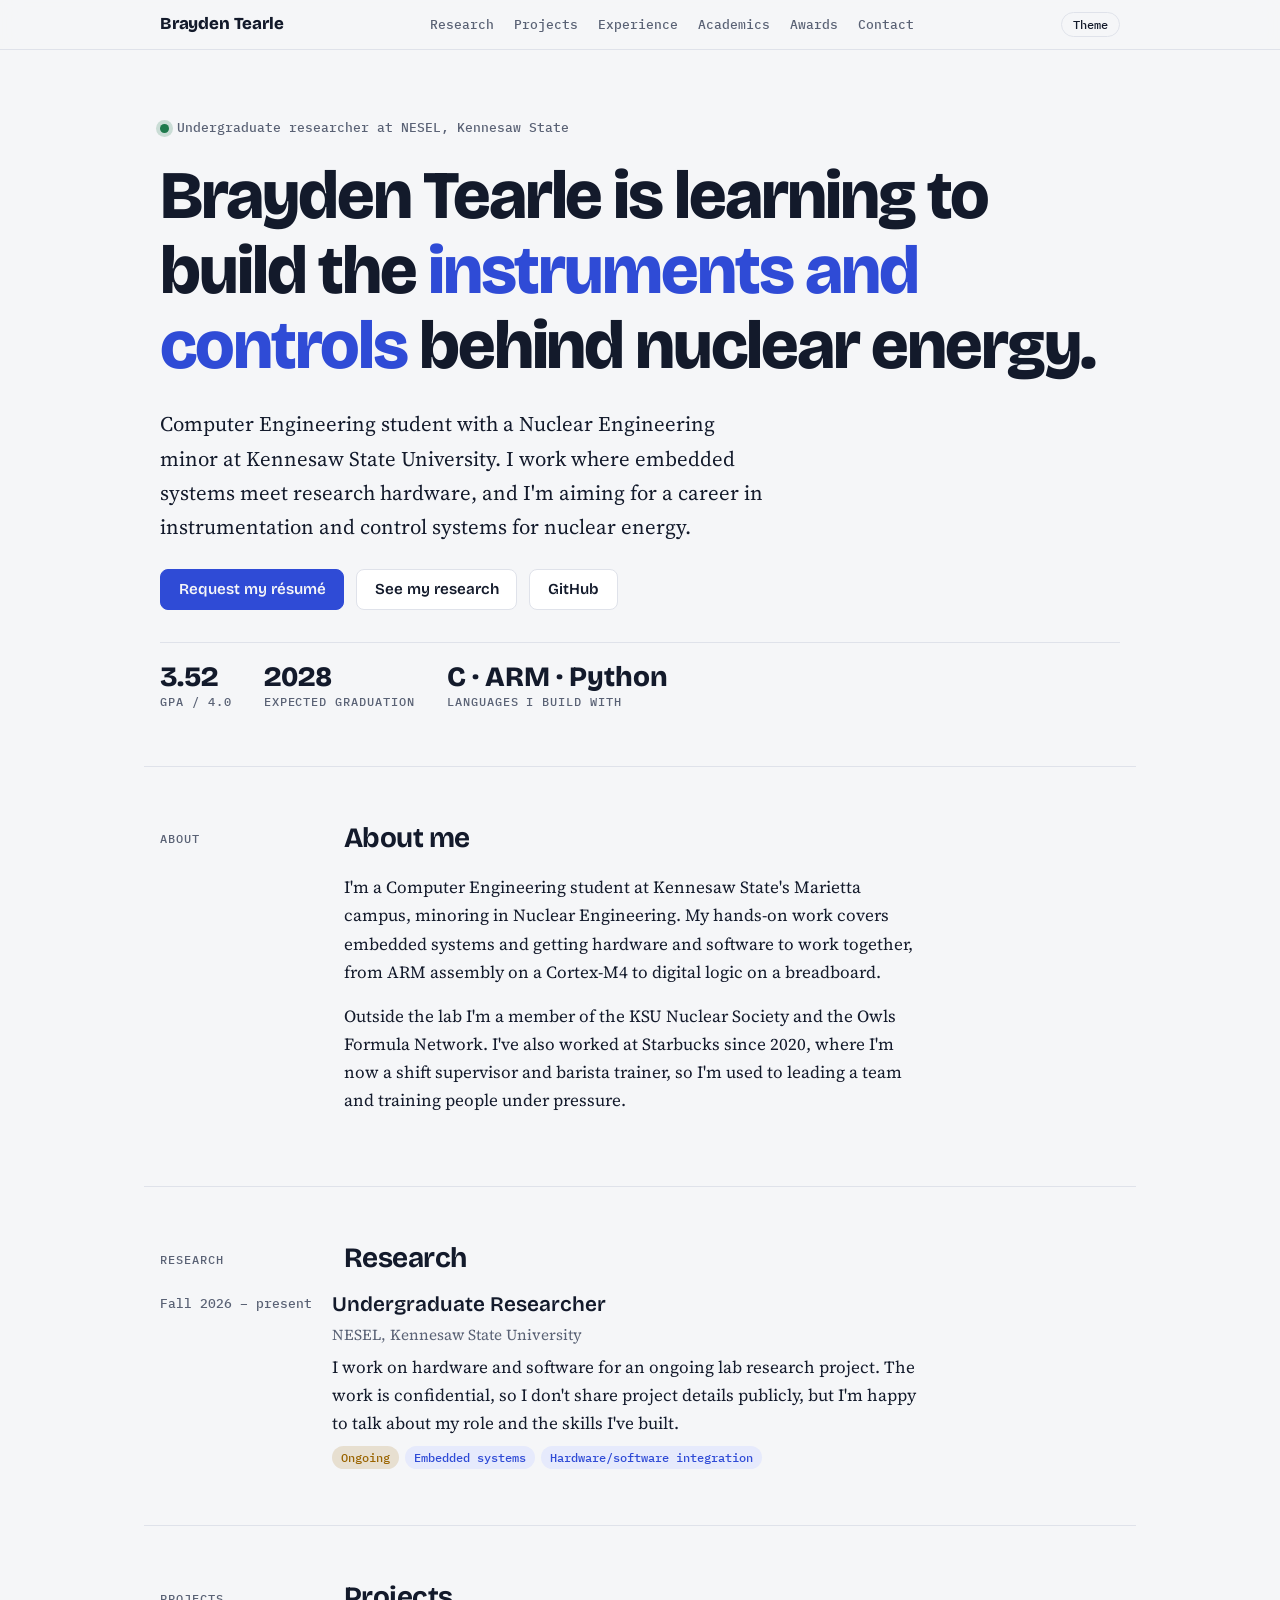
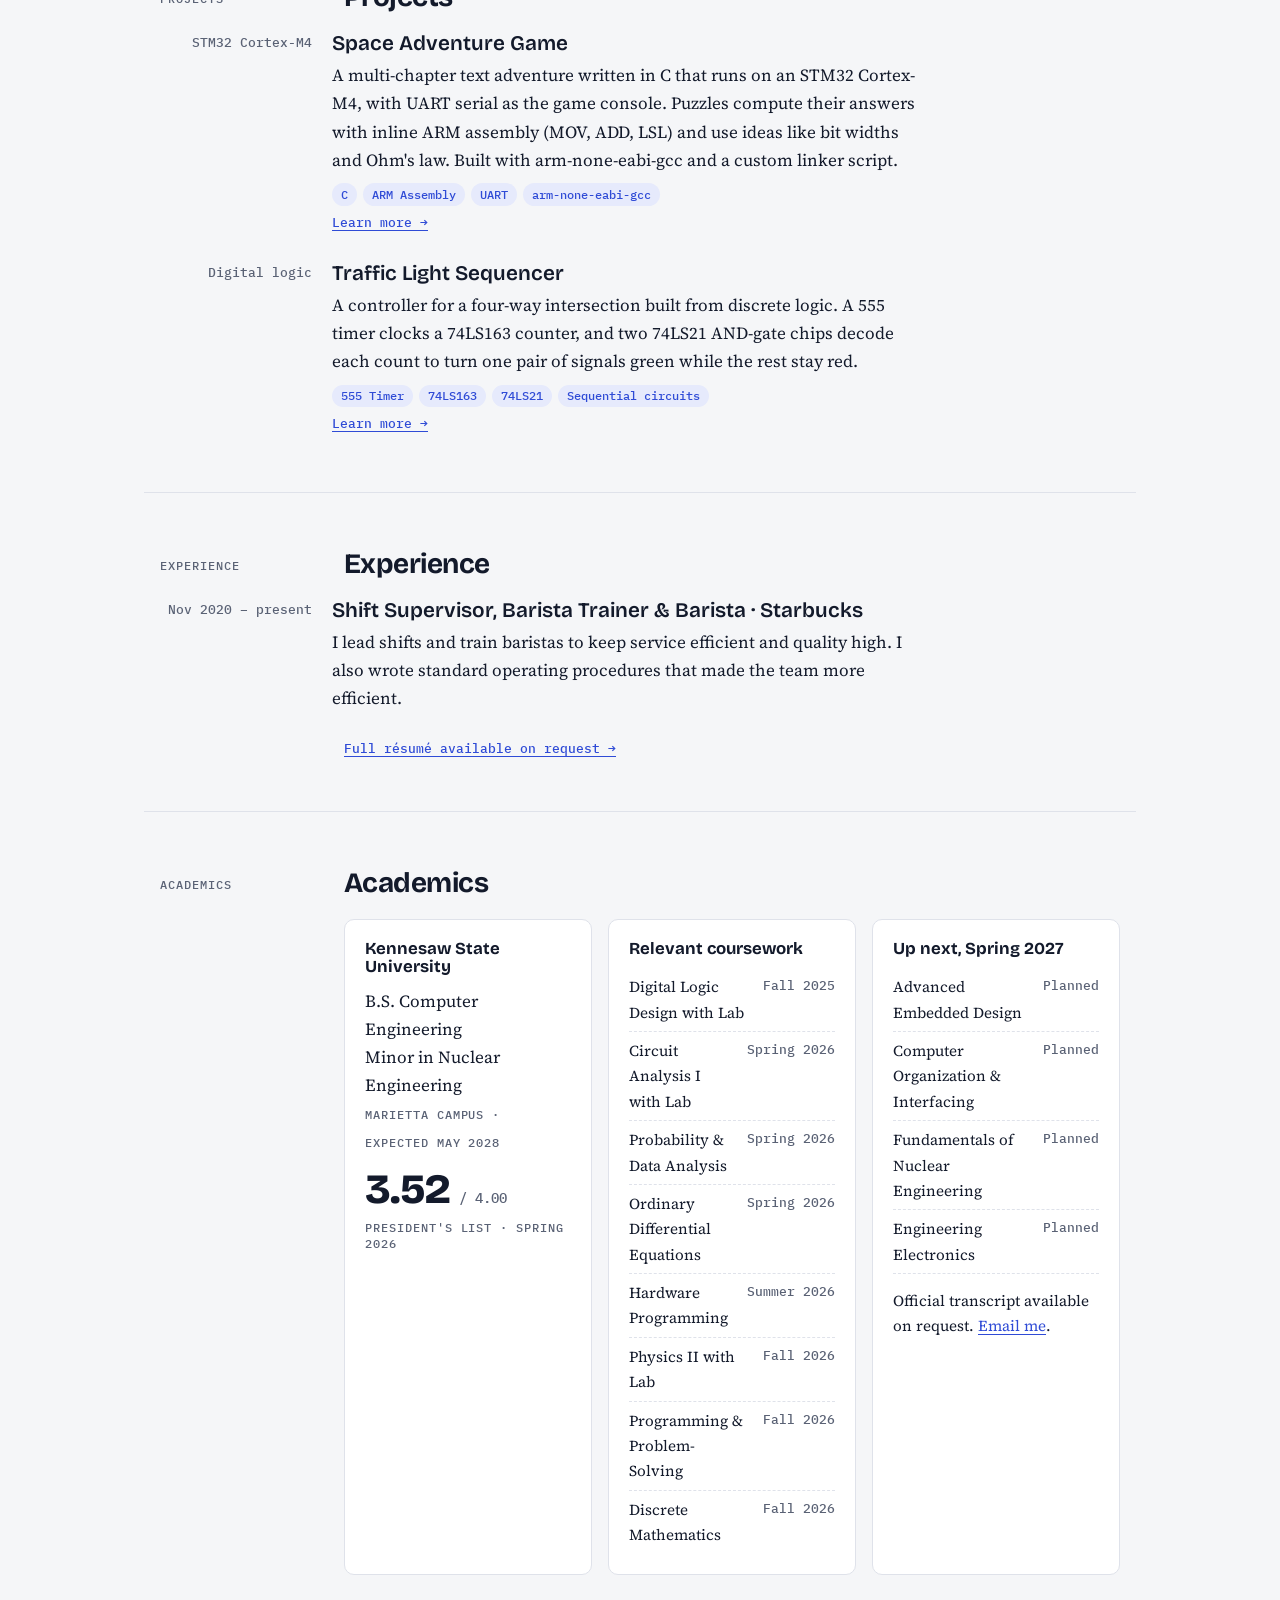
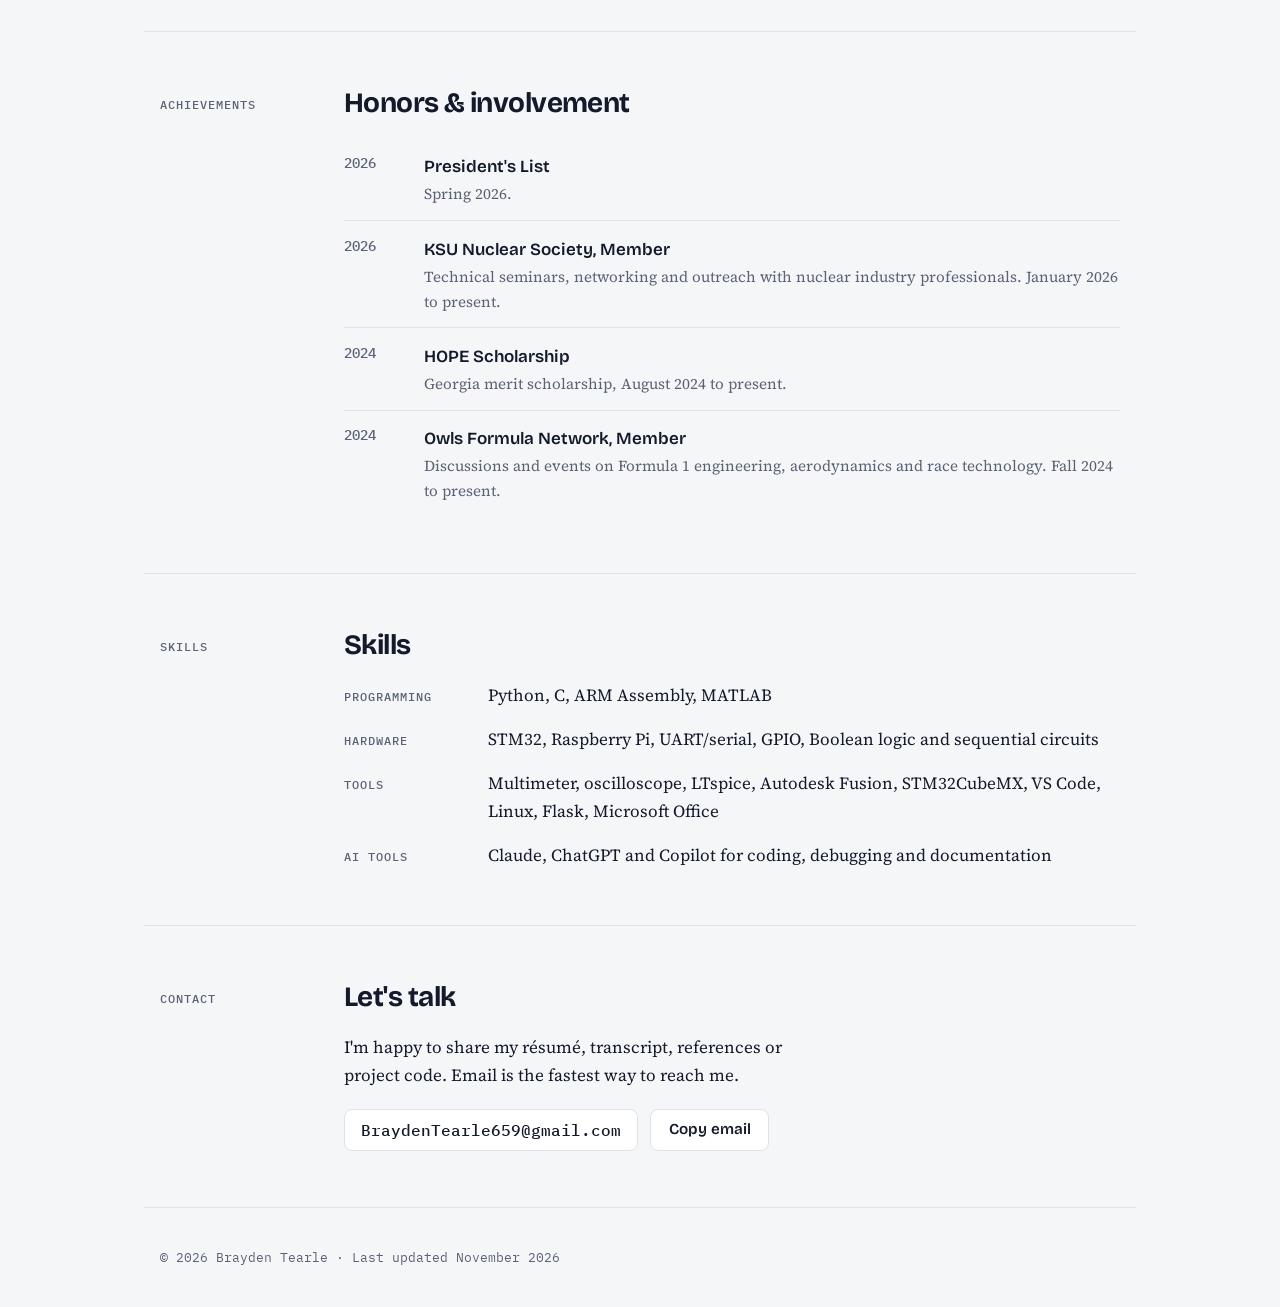
<file: index.html>
<!doctype html>
<html lang="en">
<head>
<meta charset="utf-8">
<meta name="viewport" content="width=device-width, initial-scale=1, viewport-fit=cover">
<!--BODY-START-->
<title>Brayden Tearle</title>
<meta name="claude:viewport-fit-sides" content="cover">
<meta name="description" content="Brayden Tearle: Computer Engineering student at Kennesaw State with a Nuclear Engineering minor. Research, projects, resume and academics.">
<link rel="icon" type="image/svg+xml" href="assets/favicon.svg">
<meta name="theme-color" content="#2f4bd6">
<meta property="og:type" content="website">
<meta property="og:title" content="Brayden Tearle">
<meta property="og:description" content="Brayden Tearle: Computer Engineering student at Kennesaw State with a Nuclear Engineering minor. Research, projects, resume and academics.">
<link rel="preconnect" href="https://fonts.googleapis.com">
<link rel="preconnect" href="https://fonts.gstatic.com" crossorigin>
<link rel="stylesheet" href="https://fonts.googleapis.com/css2?family=Bricolage+Grotesque:opsz,wght@12..96,400;12..96,600;12..96,800&family=Source+Serif+4:ital,opsz,wght@0,8..60,400;0,8..60,600;1,8..60,400&family=IBM+Plex+Mono:wght@400;500&display=swap">
<link rel="stylesheet" href="assets/site.css">

<header class="top">
  <div class="wrap">
    <a class="brand" href="#top">Brayden Tearle</a>
    <nav aria-label="Sections"><ul>
      <li><a href="#research">Research</a></li>
      <li><a href="#projects">Projects</a></li>
      <li><a href="#experience">Experience</a></li>
      <li><a href="#academics">Academics</a></li>
      <li><a href="#awards">Awards</a></li>
      <li><a href="#contact">Contact</a></li>
    </ul></nav>
    <button class="theme-btn" id="theme-btn" type="button" aria-label="Toggle color theme">Theme</button>
  </div>
</header>

<main id="top">
  <section class="hero">
    <div class="wrap">
      <span class="status"><i></i>Undergraduate researcher at NESEL, Kennesaw State</span>
      <h1>Brayden Tearle is learning to build the <em>instruments and controls</em> behind nuclear energy.</h1>
      <p class="lede">Computer Engineering student with a Nuclear Engineering minor at Kennesaw State University. I work where embedded systems meet research hardware, and I'm aiming for a career in instrumentation and control systems for nuclear energy.</p>
      <div class="ctas">
        <a class="btn primary" href="#contact">Request my résumé</a>
        <a class="btn" href="#research">See my research</a>
        <a class="btn" href="https://github.com/Btearle1">GitHub</a>
      </div>
      <div class="facts">
        <div><b>3.52</b><span class="label">GPA / 4.0</span></div>
        <div><b>2028</b><span class="label">Expected graduation</span></div>
        <div><b>C · ARM · Python</b><span class="label">Languages I build with</span></div>
      </div>
    </div>
  </section>

  <section class="block" id="about">
    <div class="wrap">
      <div class="rail label">About</div>
      <div class="prose">
        <h2>About me</h2>
        <p>I'm a Computer Engineering student at Kennesaw State's Marietta campus, minoring in Nuclear Engineering. My hands-on work covers embedded systems and getting hardware and software to work together, from ARM assembly on a Cortex-M4 to digital logic on a breadboard.</p>
        <p>Outside the lab I'm a member of the KSU Nuclear Society and the Owls Formula Network. I've also worked at Starbucks since 2020, where I'm now a shift supervisor and barista trainer, so I'm used to leading a team and training people under pressure.</p>
      </div>
    </div>
  </section>

  <section class="block" id="research">
    <div class="wrap">
      <div class="rail label">Research</div>
      <div>
        <h2>Research</h2>
        <div class="entries">
          <article class="entry">
            <div class="when">Fall 2026 – present</div>
            <div>
              <h3>Undergraduate Researcher</h3>
              <p class="cite">NESEL, Kennesaw State University</p>
              <p>I work on hardware and software for an ongoing lab research project. The work is confidential, so I don't share project details publicly, but I'm happy to talk about my role and the skills I've built.</p>
              <div class="chips"><span class="chip warn">Ongoing</span><span class="chip">Embedded systems</span><span class="chip">Hardware/software integration</span></div>
            </div>
          </article>
        </div>
      </div>
    </div>
  </section>

  <section class="block" id="projects">
    <div class="wrap">
      <div class="rail label">Projects</div>
      <div>
        <h2>Projects</h2>
        <div class="entries">
          <article class="entry">
            <div class="when">STM32 Cortex-M4</div>
            <div>
              <h3>Space Adventure Game</h3>
              <p>A multi-chapter text adventure written in C that runs on an STM32 Cortex-M4, with UART serial as the game console. Puzzles compute their answers with inline ARM assembly (MOV, ADD, LSL) and use ideas like bit widths and Ohm's law. Built with arm-none-eabi-gcc and a custom linker script.</p>
              <div class="chips"><span class="chip">C</span><span class="chip">ARM Assembly</span><span class="chip">UART</span><span class="chip">arm-none-eabi-gcc</span></div>
              <a class="learn" href="projects/space-adventure.html">Learn more →</a>
            </div>
          </article>
          <article class="entry">
            <div class="when">Digital logic</div>
            <div>
              <h3>Traffic Light Sequencer</h3>
              <p>A controller for a four-way intersection built from discrete logic. A 555 timer clocks a 74LS163 counter, and two 74LS21 AND-gate chips decode each count to turn one pair of signals green while the rest stay red.</p>
              <div class="chips"><span class="chip">555 Timer</span><span class="chip">74LS163</span><span class="chip">74LS21</span><span class="chip">Sequential circuits</span></div>
              <a class="learn" href="projects/traffic-light.html">Learn more →</a>
            </div>
          </article>
        </div>
      </div>
    </div>
  </section>

  <section class="block" id="experience">
    <div class="wrap">
      <div class="rail label">Experience</div>
      <div>
        <h2>Experience</h2>
        <div class="entries">
          <article class="entry">
            <div class="when">Nov 2020 – present</div>
            <div>
              <h3>Shift Supervisor, Barista Trainer &amp; Barista · Starbucks</h3>
              <p>I lead shifts and train baristas to keep service efficient and quality high. I also wrote standard operating procedures that made the team more efficient.</p>
            </div>
          </article>
        </div>
        <div class="links" style="margin-top:1.5rem"><a href="#contact">Full résumé available on request →</a></div>
      </div>
    </div>
  </section>

  <section class="block" id="academics">
    <div class="wrap">
      <div class="rail label">Academics</div>
      <div>
        <h2>Academics</h2>
        <div class="acad">
          <div class="panel">
            <h3>Kennesaw State University</h3>
            <p style="margin:0 0 .9rem">B.S. Computer Engineering<br>Minor in Nuclear Engineering<br><span class="label">Marietta Campus · Expected May 2028</span></p>
            <div class="gpa">3.52 <small>/ 4.00</small></div>
            <p class="label" style="margin:.6rem 0 0">President's List · Spring 2026</p>
          </div>
          <div class="panel">
            <h3>Relevant coursework</h3>
            <div class="course"><span>Digital Logic Design with Lab</span><span>Fall 2025</span></div>
            <div class="course"><span>Circuit Analysis I with Lab</span><span>Spring 2026</span></div>
            <div class="course"><span>Probability &amp; Data Analysis</span><span>Spring 2026</span></div>
            <div class="course"><span>Ordinary Differential Equations</span><span>Spring 2026</span></div>
            <div class="course"><span>Hardware Programming</span><span>Summer 2026</span></div>
            <div class="course"><span>Physics II with Lab</span><span>Fall 2026</span></div>
            <div class="course"><span>Programming &amp; Problem-Solving</span><span>Fall 2026</span></div>
            <div class="course"><span>Discrete Mathematics</span><span>Fall 2026</span></div>
          </div>
          <div class="panel">
            <h3>Up next, Spring 2027</h3>
            <div class="course"><span>Advanced Embedded Design</span><span>Planned</span></div>
            <div class="course"><span>Computer Organization &amp; Interfacing</span><span>Planned</span></div>
            <div class="course"><span>Fundamentals of Nuclear Engineering</span><span>Planned</span></div>
            <div class="course"><span>Engineering Electronics</span><span>Planned</span></div>
            <p style="margin:.9rem 0 0;font-size:.95rem">Official transcript available on request. <a href="#contact">Email me</a>.</p>
          </div>
        </div>
      </div>
    </div>
  </section>

  <section class="block" id="awards">
    <div class="wrap">
      <div class="rail label">Achievements</div>
      <div>
        <h2>Honors &amp; involvement</h2>
        <ul class="awards">
          <li><span class="yr">2026</span><span><b>President's List</b><span class="d">Spring 2026.</span></span></li>
          <li><span class="yr">2026</span><span><b>KSU Nuclear Society, Member</b><span class="d">Technical seminars, networking and outreach with nuclear industry professionals. January 2026 to present.</span></span></li>
          <li><span class="yr">2024</span><span><b>HOPE Scholarship</b><span class="d">Georgia merit scholarship, August 2024 to present.</span></span></li>
          <li><span class="yr">2024</span><span><b>Owls Formula Network, Member</b><span class="d">Discussions and events on Formula 1 engineering, aerodynamics and race technology. Fall 2024 to present.</span></span></li>
        </ul>
      </div>
    </div>
  </section>

  <section class="block" id="skills">
    <div class="wrap">
      <div class="rail label">Skills</div>
      <div>
        <h2>Skills</h2>
        <div class="skills">
          <div><span class="label">Programming</span><p>Python, C, ARM Assembly, MATLAB</p></div>
          <div><span class="label">Hardware</span><p>STM32, Raspberry Pi, UART/serial, GPIO, Boolean logic and sequential circuits</p></div>
          <div><span class="label">Tools</span><p>Multimeter, oscilloscope, LTspice, Autodesk Fusion, STM32CubeMX, VS Code, Linux, Flask, Microsoft Office</p></div>
          <div><span class="label">AI tools</span><p>Claude, ChatGPT and Copilot for coding, debugging and documentation</p></div>
        </div>
      </div>
    </div>
  </section>

  <section class="block" id="contact">
    <div class="wrap">
      <div class="rail label">Contact</div>
      <div>
        <h2>Let's talk</h2>
        <p style="max-width:55ch;margin:0 0 1.25rem">I'm happy to share my résumé, transcript, references or project code. Email is the fastest way to reach me.</p>
        <div class="contact-row">
          <span class="addr" id="email">BraydenTearle659@gmail.com</span>
          <button class="btn" id="copy-btn" type="button">Copy email</button>
        </div>
      </div>
    </div>
  </section>
</main>

<footer><div class="wrap">© 2026 Brayden Tearle · Last updated November 2026</div></footer>

<script src="assets/site.js"></script>
<!--BODY-END-->
</body>
</html>
</file>
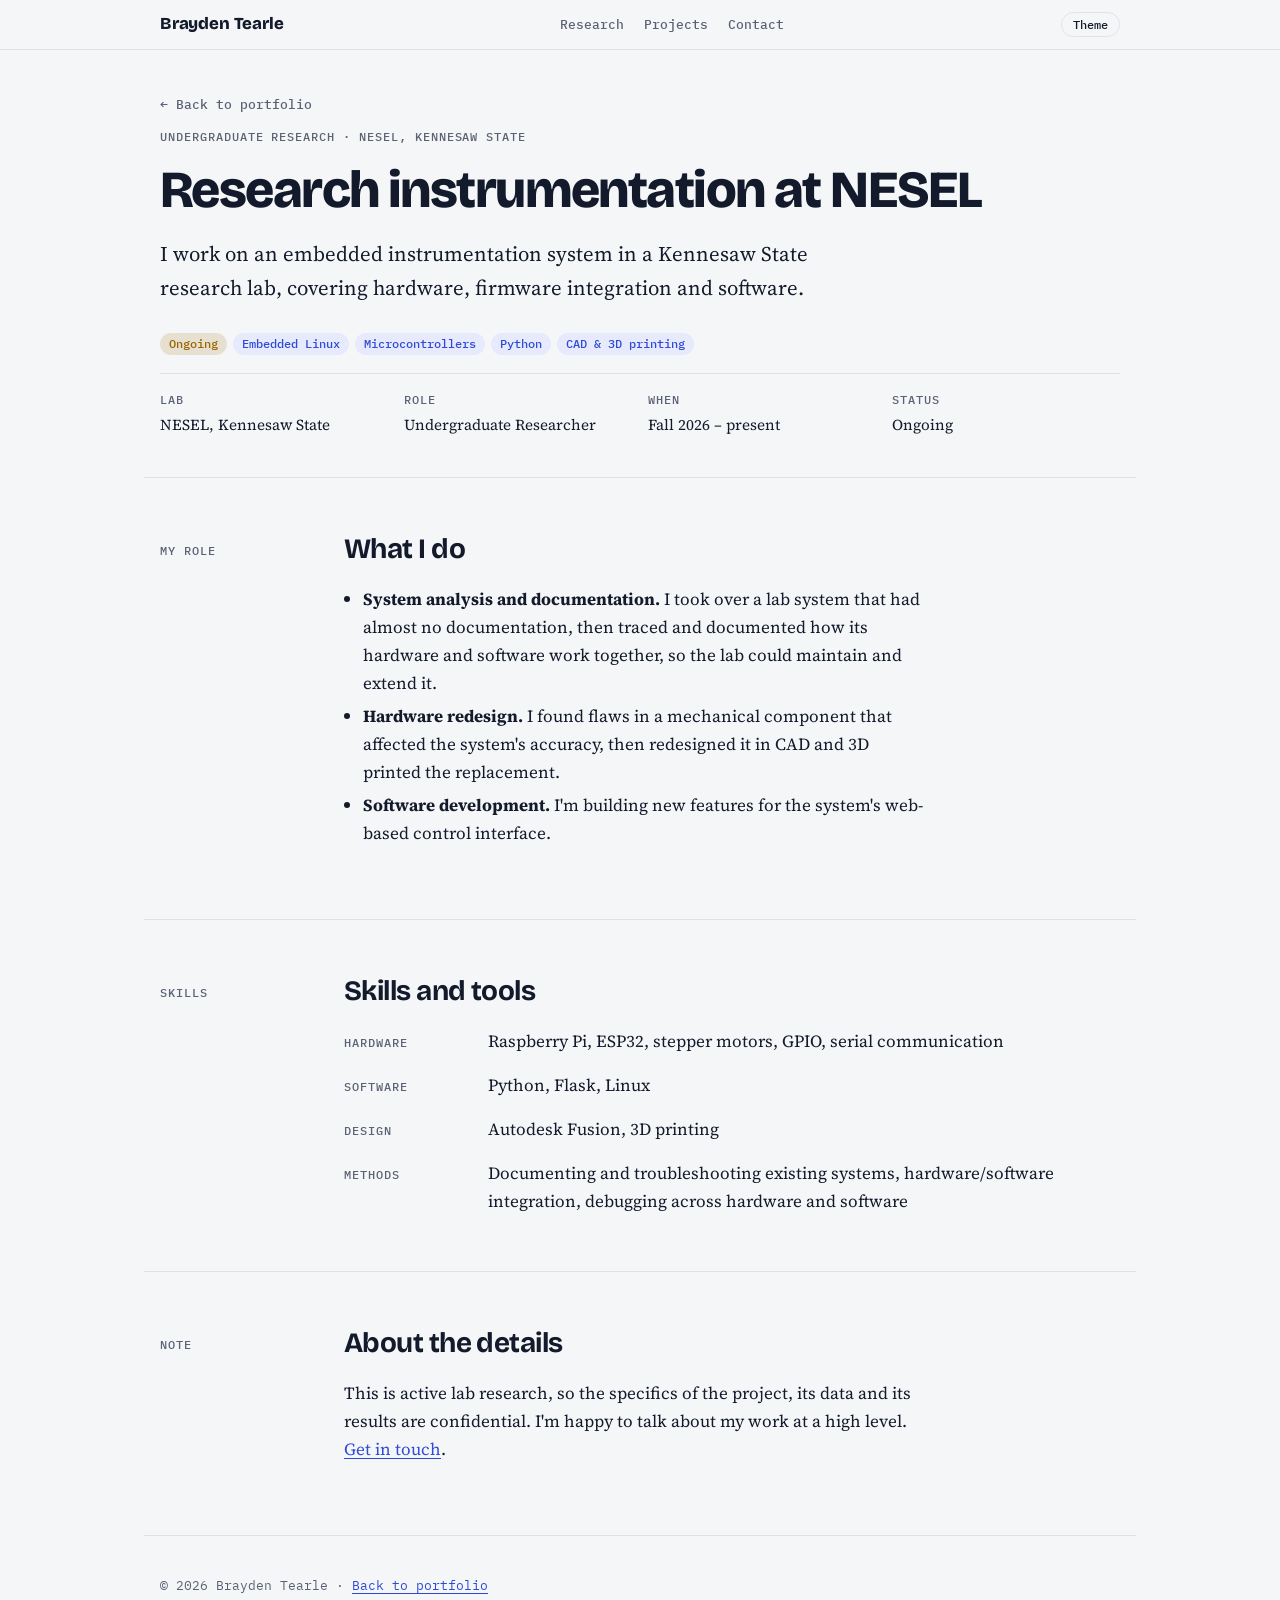
<file: projects/nesel-research.html>
<!doctype html>
<html lang="en">
<head>
<meta charset="utf-8">
<meta name="viewport" content="width=device-width, initial-scale=1, viewport-fit=cover">
<!--BODY-START-->
<title>NESEL Research · Brayden Tearle</title>
<meta name="claude:viewport-fit-sides" content="cover">
<meta name="description" content="Undergraduate research at NESEL, Kennesaw State: embedded instrumentation, hardware/software integration and CAD.">
<link rel="preconnect" href="https://fonts.googleapis.com">
<link rel="preconnect" href="https://fonts.gstatic.com" crossorigin>
<link rel="stylesheet" href="https://fonts.googleapis.com/css2?family=Bricolage+Grotesque:opsz,wght@12..96,400;12..96,600;12..96,800&family=Source+Serif+4:ital,opsz,wght@0,8..60,400;0,8..60,600;1,8..60,400&family=IBM+Plex+Mono:wght@400;500&display=swap">
<link rel="stylesheet" href="../assets/site.css">

<header class="top">
  <div class="wrap">
    <a class="brand" href="../index.html">Brayden Tearle</a>
    <nav aria-label="Sections"><ul>
      <li><a href="../index.html#research">Research</a></li>
      <li><a href="../index.html#projects">Projects</a></li>
      <li><a href="../index.html#contact">Contact</a></li>
    </ul></nav>
    <button class="theme-btn" id="theme-btn" type="button" aria-label="Toggle color theme">Theme</button>
  </div>
</header>

<main id="top">
  <section class="proj-hero">
    <div class="wrap">
      <a class="back" href="../index.html#research">← Back to portfolio</a>
      <span class="label">Undergraduate research · NESEL, Kennesaw State</span>
      <h1>Research instrumentation at NESEL</h1>
      <p class="lede">I work on an embedded instrumentation system in a Kennesaw State research lab, covering hardware, firmware integration and software.</p>
      <div class="chips"><span class="chip warn">Ongoing</span><span class="chip">Embedded Linux</span><span class="chip">Microcontrollers</span><span class="chip">Python</span><span class="chip">CAD &amp; 3D printing</span></div>
      <div class="meta"><div><span class="label">Lab</span><p>NESEL, Kennesaw State</p></div><div><span class="label">Role</span><p>Undergraduate Researcher</p></div><div><span class="label">When</span><p>Fall 2026 – present</p></div><div><span class="label">Status</span><p>Ongoing</p></div></div>
    </div>
  </section>

  <section class="block" id="role">
    <div class="wrap">
      <div class="rail label">My role</div>
      <div class="prose">
        <h2>What I do</h2>
        <ul>
          <li><b>System analysis and documentation.</b> I took over a lab system that had almost no documentation, then traced and documented how its hardware and software work together, so the lab could maintain and extend it.</li>
          <li><b>Hardware redesign.</b> I found flaws in a mechanical component that affected the system's accuracy, then redesigned it in CAD and 3D printed the replacement.</li>
          <li><b>Software development.</b> I'm building new features for the system's web-based control interface.</li>
        </ul>
      </div>
    </div>
  </section>

  <section class="block" id="skills">
    <div class="wrap">
      <div class="rail label">Skills</div>
      <div class="prose">
        <h2>Skills and tools</h2>
        <div class="skills">
          <div><span class="label">Hardware</span><p>Raspberry Pi, ESP32, stepper motors, GPIO, serial communication</p></div>
          <div><span class="label">Software</span><p>Python, Flask, Linux</p></div>
          <div><span class="label">Design</span><p>Autodesk Fusion, 3D printing</p></div>
          <div><span class="label">Methods</span><p>Documenting and troubleshooting existing systems, hardware/software integration, debugging across hardware and software</p></div>
        </div>
      </div>
    </div>
  </section>

  <section class="block" id="confidential">
    <div class="wrap">
      <div class="rail label">Note</div>
      <div class="prose">
        <h2>About the details</h2>
        <p>This is active lab research, so the specifics of the project, its data and its results are confidential. I'm happy to talk about my work at a high level. <a href="../index.html#contact">Get in touch</a>.</p>
      </div>
    </div>
  </section>
</main>

<footer><div class="wrap">© 2026 Brayden Tearle · <a href="../index.html">Back to portfolio</a></div></footer>
<script src="../assets/site.js"></script>
<!--BODY-END-->
</body>
</html>
</file>
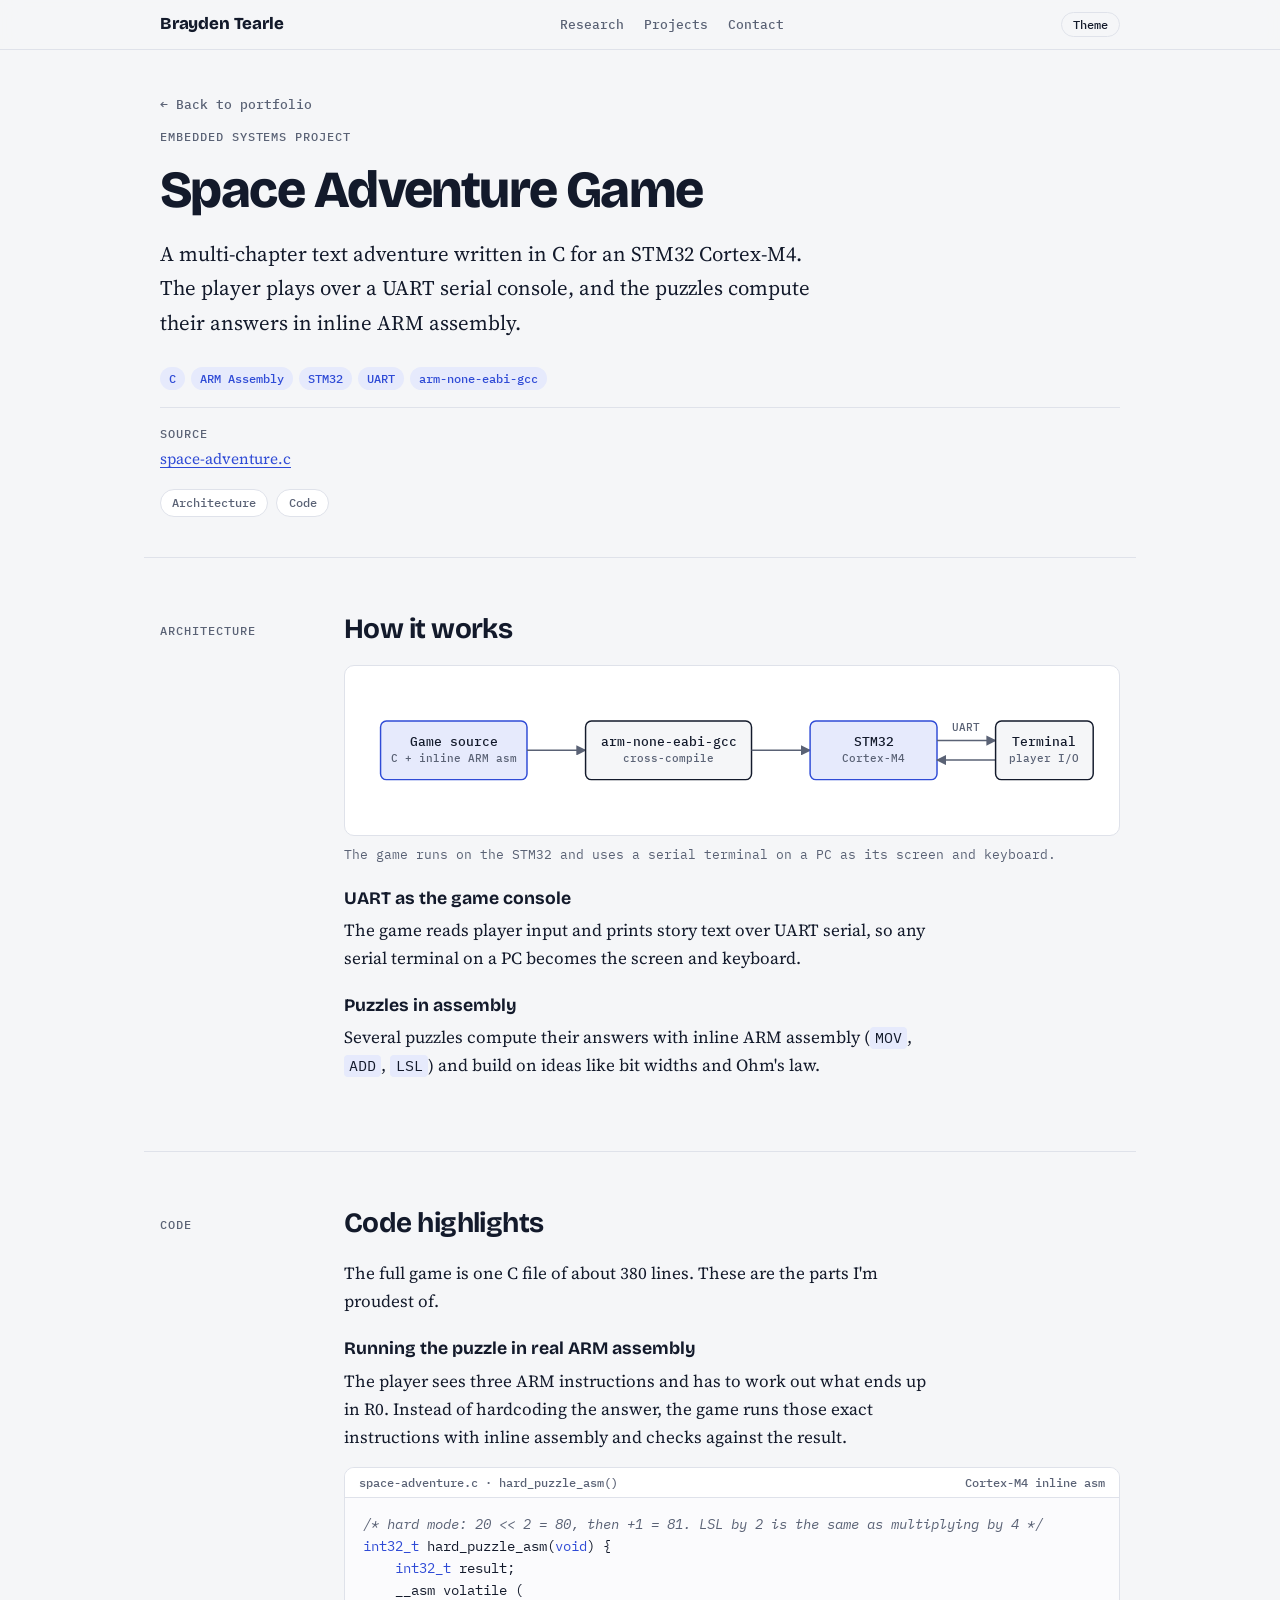
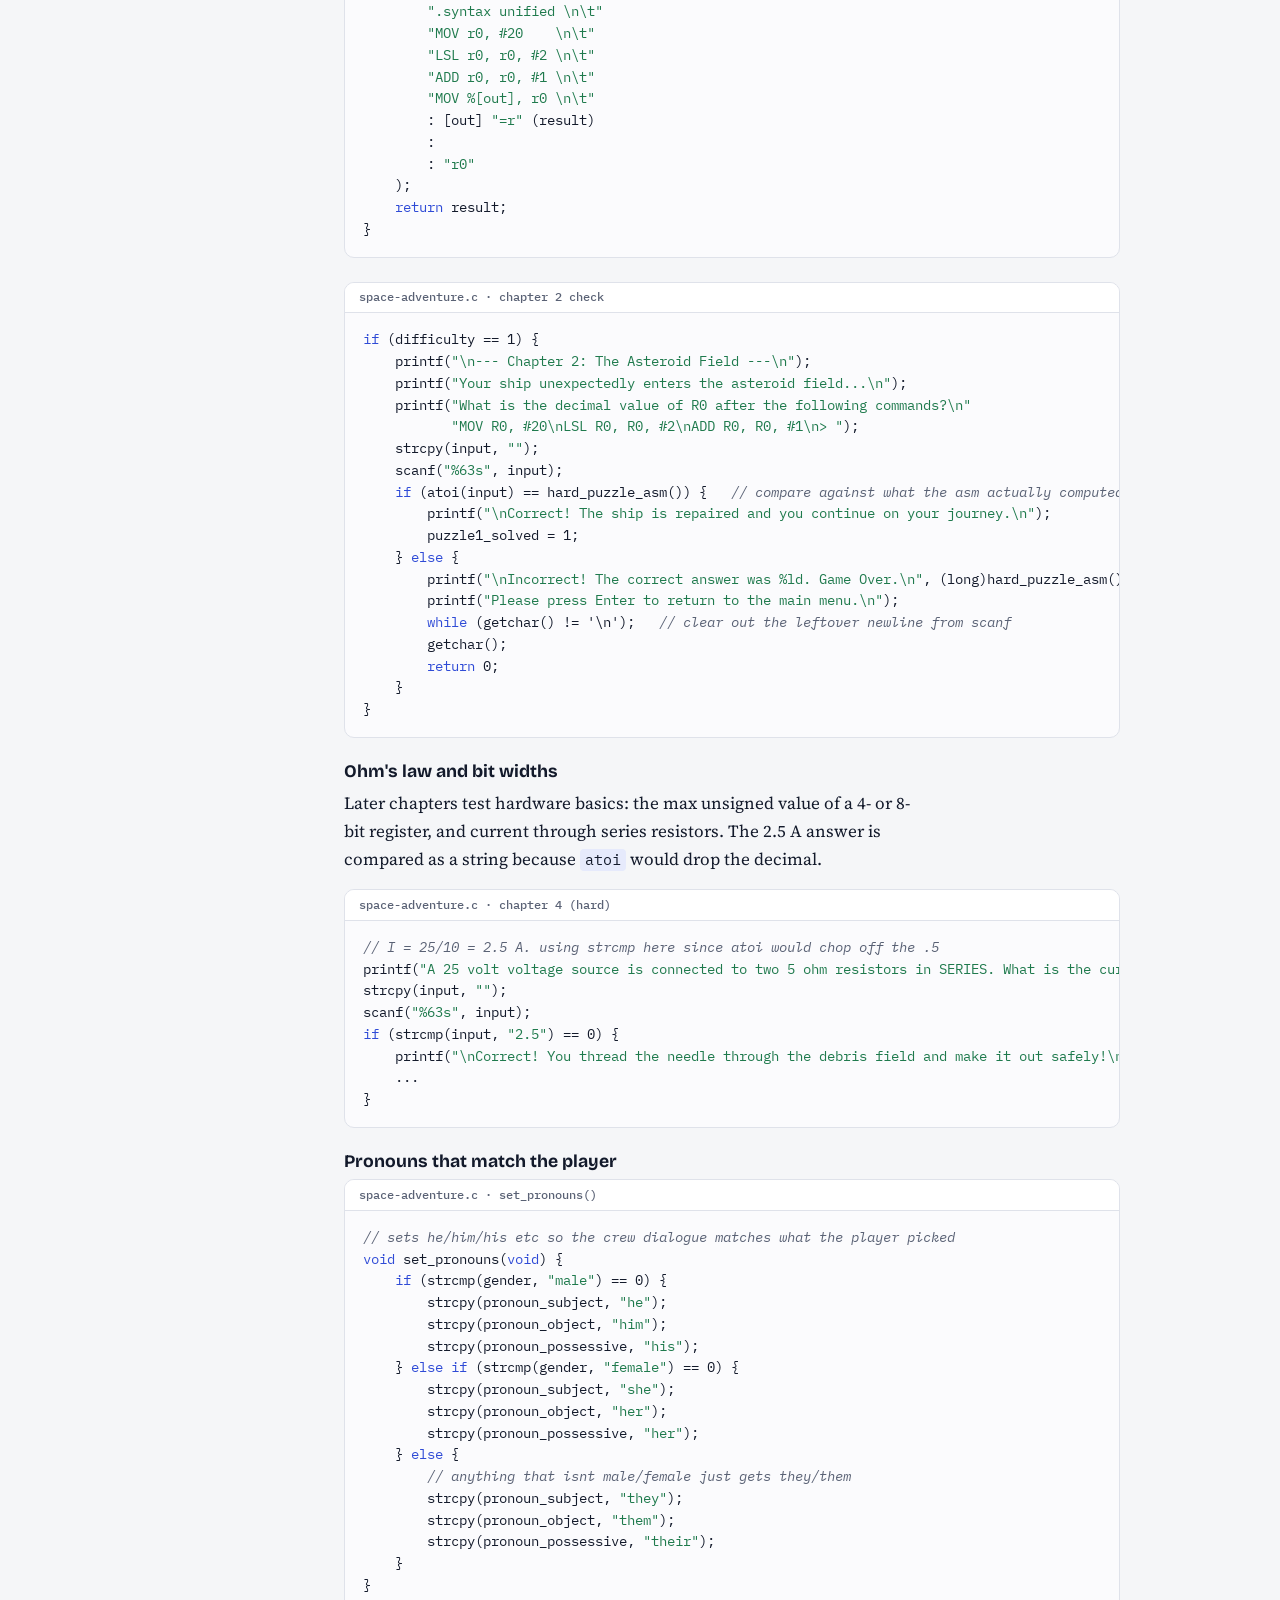
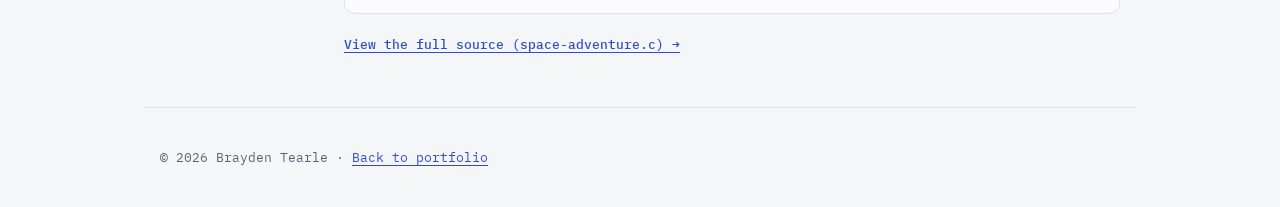
<file: projects/space-adventure.html>
<!doctype html>
<html lang="en">
<head>
<meta charset="utf-8">
<meta name="viewport" content="width=device-width, initial-scale=1, viewport-fit=cover">
<!--BODY-START-->
<title>Space Adventure Game · Brayden Tearle</title>
<meta name="claude:viewport-fit-sides" content="cover">
<meta name="description" content="A multi-chapter text adventure in C and inline ARM assembly running on an STM32 Cortex-M4 over UART.">
<link rel="icon" type="image/svg+xml" href="../assets/favicon.svg">
<meta name="theme-color" content="#2f4bd6">
<meta property="og:type" content="website">
<meta property="og:title" content="Space Adventure Game · Brayden Tearle">
<meta property="og:description" content="A multi-chapter text adventure in C and inline ARM assembly running on an STM32 Cortex-M4 over UART.">
<link rel="preconnect" href="https://fonts.googleapis.com">
<link rel="preconnect" href="https://fonts.gstatic.com" crossorigin>
<link rel="stylesheet" href="https://fonts.googleapis.com/css2?family=Bricolage+Grotesque:opsz,wght@12..96,400;12..96,600;12..96,800&family=Source+Serif+4:ital,opsz,wght@0,8..60,400;0,8..60,600;1,8..60,400&family=IBM+Plex+Mono:wght@400;500&display=swap">
<link rel="stylesheet" href="../assets/site.css">

<header class="top">
  <div class="wrap">
    <a class="brand" href="../index.html">Brayden Tearle</a>
    <nav aria-label="Sections"><ul>
      <li><a href="../index.html#research">Research</a></li>
      <li><a href="../index.html#projects">Projects</a></li>
      <li><a href="../index.html#contact">Contact</a></li>
    </ul></nav>
    <button class="theme-btn" id="theme-btn" type="button" aria-label="Toggle color theme">Theme</button>
  </div>
</header>

<main id="top">
  <section class="proj-hero">
    <div class="wrap">
      <a class="back" href="../index.html#projects">← Back to portfolio</a>
      <span class="label">Embedded systems project</span>
      <h1>Space Adventure Game</h1>
      <p class="lede">A multi-chapter text adventure written in C for an STM32 Cortex-M4. The player plays over a UART serial console, and the puzzles compute their answers in inline ARM assembly.</p>
      <div class="chips"><span class="chip">C</span><span class="chip">ARM Assembly</span><span class="chip">STM32</span><span class="chip">UART</span><span class="chip">arm-none-eabi-gcc</span></div>
      <div class="meta"><div><span class="label">Source</span><p><a href="https://github.com/Btearle1/Website/blob/main/projects/code/space-adventure.c">space-adventure.c</a></p></div></div>
      <nav class="toc" aria-label="On this page"><a href="#architecture">Architecture</a><a href="#code">Code</a></nav>
    </div>
  </section>

  <section class="block" id="architecture">
    <div class="wrap">
      <div class="rail label">Architecture</div>
      <div class="prose">
        <h2>How it works</h2>
<figure><div class="diagram"><svg viewBox="0 0 760 140" role="img" aria-label="The game is written in C with inline ARM assembly, compiled with arm-none-eabi-gcc, and runs on the STM32, which talks to a serial terminal over UART"><defs><marker id="ah" viewBox="0 0 10 10" refX="9" refY="5" markerWidth="7" markerHeight="7" orient="auto"><path class="arrow" d="M0 0L10 5L0 10z"/></marker></defs><rect class="box hl" x="20" y="40" width="150" height="60" rx="6"/><text x="95" y="66" text-anchor="middle">Game source</text><text class="sub" x="95" y="82" text-anchor="middle">C + inline ARM asm</text><path class="wire" d="M170 70 L230 70" marker-end="url(#ah)"/><rect class="box" x="230" y="40" width="170" height="60" rx="6"/><text x="315" y="66" text-anchor="middle">arm-none-eabi-gcc</text><text class="sub" x="315" y="82" text-anchor="middle">cross-compile</text><path class="wire" d="M400 70 L460 70" marker-end="url(#ah)"/><rect class="box hl" x="460" y="40" width="130" height="60" rx="6"/><text x="525" y="66" text-anchor="middle">STM32</text><text class="sub" x="525" y="82" text-anchor="middle">Cortex-M4</text><path class="wire" d="M590 60 L650 60" marker-end="url(#ah)"/><path class="wire" d="M650 80 L590 80" marker-end="url(#ah)"/><text class="sub" x="620" y="50" text-anchor="middle">UART</text><rect class="box" x="650" y="40" width="100" height="60" rx="6"/><text x="700" y="66" text-anchor="middle">Terminal</text><text class="sub" x="700" y="82" text-anchor="middle">player I/O</text></svg></div>
<figcaption>The game runs on the STM32 and uses a serial terminal on a PC as its screen and keyboard.</figcaption></figure>
        <h3>UART as the game console</h3>
        <p>The game reads player input and prints story text over UART serial, so any serial terminal on a PC becomes the screen and keyboard.</p>
        <h3>Puzzles in assembly</h3>
        <p>Several puzzles compute their answers with inline ARM assembly (<code>MOV</code>, <code>ADD</code>, <code>LSL</code>) and build on ideas like bit widths and Ohm's law.</p>
      </div>
    </div>
  </section>

  <section class="block" id="code">
    <div class="wrap">
      <div class="rail label">Code</div>
      <div class="prose">
        <h2>Code highlights</h2>
        <p>The full game is one C file of about 380 lines. These are the parts I'm proudest of.</p>
        <h3>Running the puzzle in real ARM assembly</h3>
        <p>The player sees three ARM instructions and has to work out what ends up in R0. Instead of hardcoding the answer, the game runs those exact instructions with inline assembly and checks against the result.</p>
<div class="code"><div class="code-head"><span>space-adventure.c · hard_puzzle_asm()</span><span>Cortex-M4 inline asm</span></div><pre><code><span class="tok-c">/* hard mode: 20 &lt;&lt; 2 = 80, then +1 = 81. LSL by 2 is the same as multiplying by 4 */</span>
<span class="tok-k">int32_t</span> hard_puzzle_asm(<span class="tok-k">void</span>) {
    <span class="tok-k">int32_t</span> result;
    __asm volatile (
        <span class="tok-s">".syntax unified \n\t"</span>
        <span class="tok-s">"MOV r0, #20    \n\t"</span>
        <span class="tok-s">"LSL r0, r0, #2 \n\t"</span>
        <span class="tok-s">"ADD r0, r0, #1 \n\t"</span>
        <span class="tok-s">"MOV %[out], r0 \n\t"</span>
        : [out] <span class="tok-s">"=r"</span> (result)
        :
        : <span class="tok-s">"r0"</span>
    );
    <span class="tok-k">return</span> result;
}</code></pre></div><div class="code"><div class="code-head"><span>space-adventure.c · chapter 2 check</span><span></span></div><pre><code><span class="tok-k">if</span> (difficulty == 1) {
    printf(<span class="tok-s">"\n--- Chapter 2: The Asteroid Field ---\n"</span>);
    printf(<span class="tok-s">"Your ship unexpectedly enters the asteroid field...\n"</span>);
    printf(<span class="tok-s">"What is the decimal value of R0 after the following commands?\n"</span>
           <span class="tok-s">"MOV R0, #20\nLSL R0, R0, #2\nADD R0, R0, #1\n&gt; "</span>);
    strcpy(input, <span class="tok-s">""</span>);
    scanf(<span class="tok-s">"%63s"</span>, input);
    <span class="tok-k">if</span> (atoi(input) == hard_puzzle_asm()) {   <span class="tok-c">// compare against what the asm actually computed</span>
        printf(<span class="tok-s">"\nCorrect! The ship is repaired and you continue on your journey.\n"</span>);
        puzzle1_solved = 1;
    } <span class="tok-k">else</span> {
        printf(<span class="tok-s">"\nIncorrect! The correct answer was %ld. Game Over.\n"</span>, (long)hard_puzzle_asm());
        printf(<span class="tok-s">"Please press Enter to return to the main menu.\n"</span>);
        <span class="tok-k">while</span> (getchar() != '\n');   <span class="tok-c">// clear out the leftover newline from scanf</span>
        getchar();
        <span class="tok-k">return</span> 0;
    }
}</code></pre></div>        <h3>Ohm's law and bit widths</h3>
        <p>Later chapters test hardware basics: the max unsigned value of a 4- or 8-bit register, and current through series resistors. The 2.5 A answer is compared as a string because <code>atoi</code> would drop the decimal.</p>
<div class="code"><div class="code-head"><span>space-adventure.c · chapter 4 (hard)</span><span></span></div><pre><code><span class="tok-c">// I = 25/10 = 2.5 A. using strcmp here since atoi would chop off the .5</span>
printf(<span class="tok-s">"A 25 volt voltage source is connected to two 5 ohm resistors in SERIES. What is the current flowing through the circuit?\n&gt; "</span>);
strcpy(input, <span class="tok-s">""</span>);
scanf(<span class="tok-s">"%63s"</span>, input);
<span class="tok-k">if</span> (strcmp(input, <span class="tok-s">"2.5"</span>) == 0) {
    printf(<span class="tok-s">"\nCorrect! You thread the needle through the debris field and make it out safely!\n"</span>);
    ...
}</code></pre></div>        <h3>Pronouns that match the player</h3>
<div class="code"><div class="code-head"><span>space-adventure.c · set_pronouns()</span><span></span></div><pre><code><span class="tok-c">// sets he/him/his etc so the crew dialogue matches what the player picked</span>
<span class="tok-k">void</span> set_pronouns(<span class="tok-k">void</span>) {
    <span class="tok-k">if</span> (strcmp(gender, <span class="tok-s">"male"</span>) == 0) {
        strcpy(pronoun_subject, <span class="tok-s">"he"</span>);
        strcpy(pronoun_object, <span class="tok-s">"him"</span>);
        strcpy(pronoun_possessive, <span class="tok-s">"his"</span>);
    } <span class="tok-k">else</span> <span class="tok-k">if</span> (strcmp(gender, <span class="tok-s">"female"</span>) == 0) {
        strcpy(pronoun_subject, <span class="tok-s">"she"</span>);
        strcpy(pronoun_object, <span class="tok-s">"her"</span>);
        strcpy(pronoun_possessive, <span class="tok-s">"her"</span>);
    } <span class="tok-k">else</span> {
        <span class="tok-c">// anything that isnt male/female just gets they/them</span>
        strcpy(pronoun_subject, <span class="tok-s">"they"</span>);
        strcpy(pronoun_object, <span class="tok-s">"them"</span>);
        strcpy(pronoun_possessive, <span class="tok-s">"their"</span>);
    }
}</code></pre></div>        <div class="links"><a href="https://github.com/Btearle1/Website/blob/main/projects/code/space-adventure.c">View the full source (space-adventure.c) →</a></div>
      </div>
    </div>
  </section>


</main>

<footer><div class="wrap">© 2026 Brayden Tearle · <a href="../index.html">Back to portfolio</a></div></footer>
<script src="../assets/site.js"></script>
<!--BODY-END-->
</body>
</html>
</file>
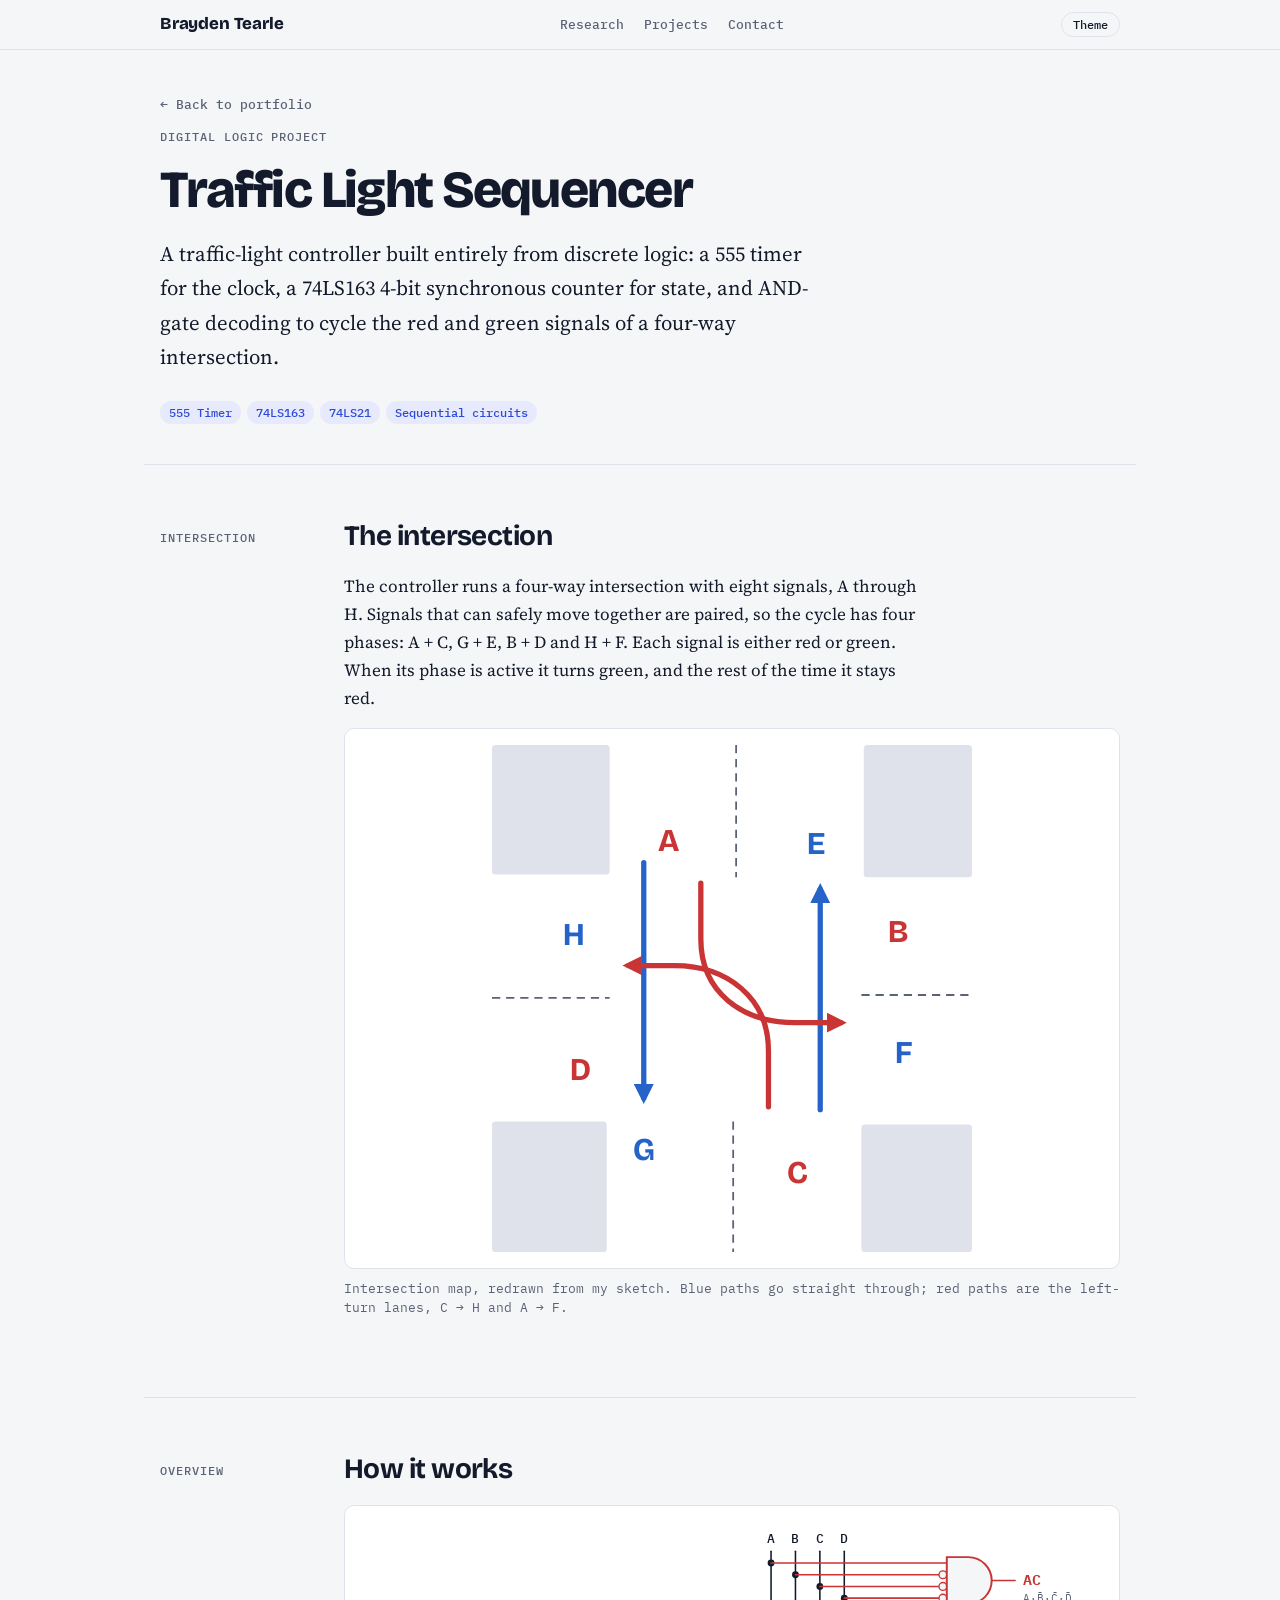
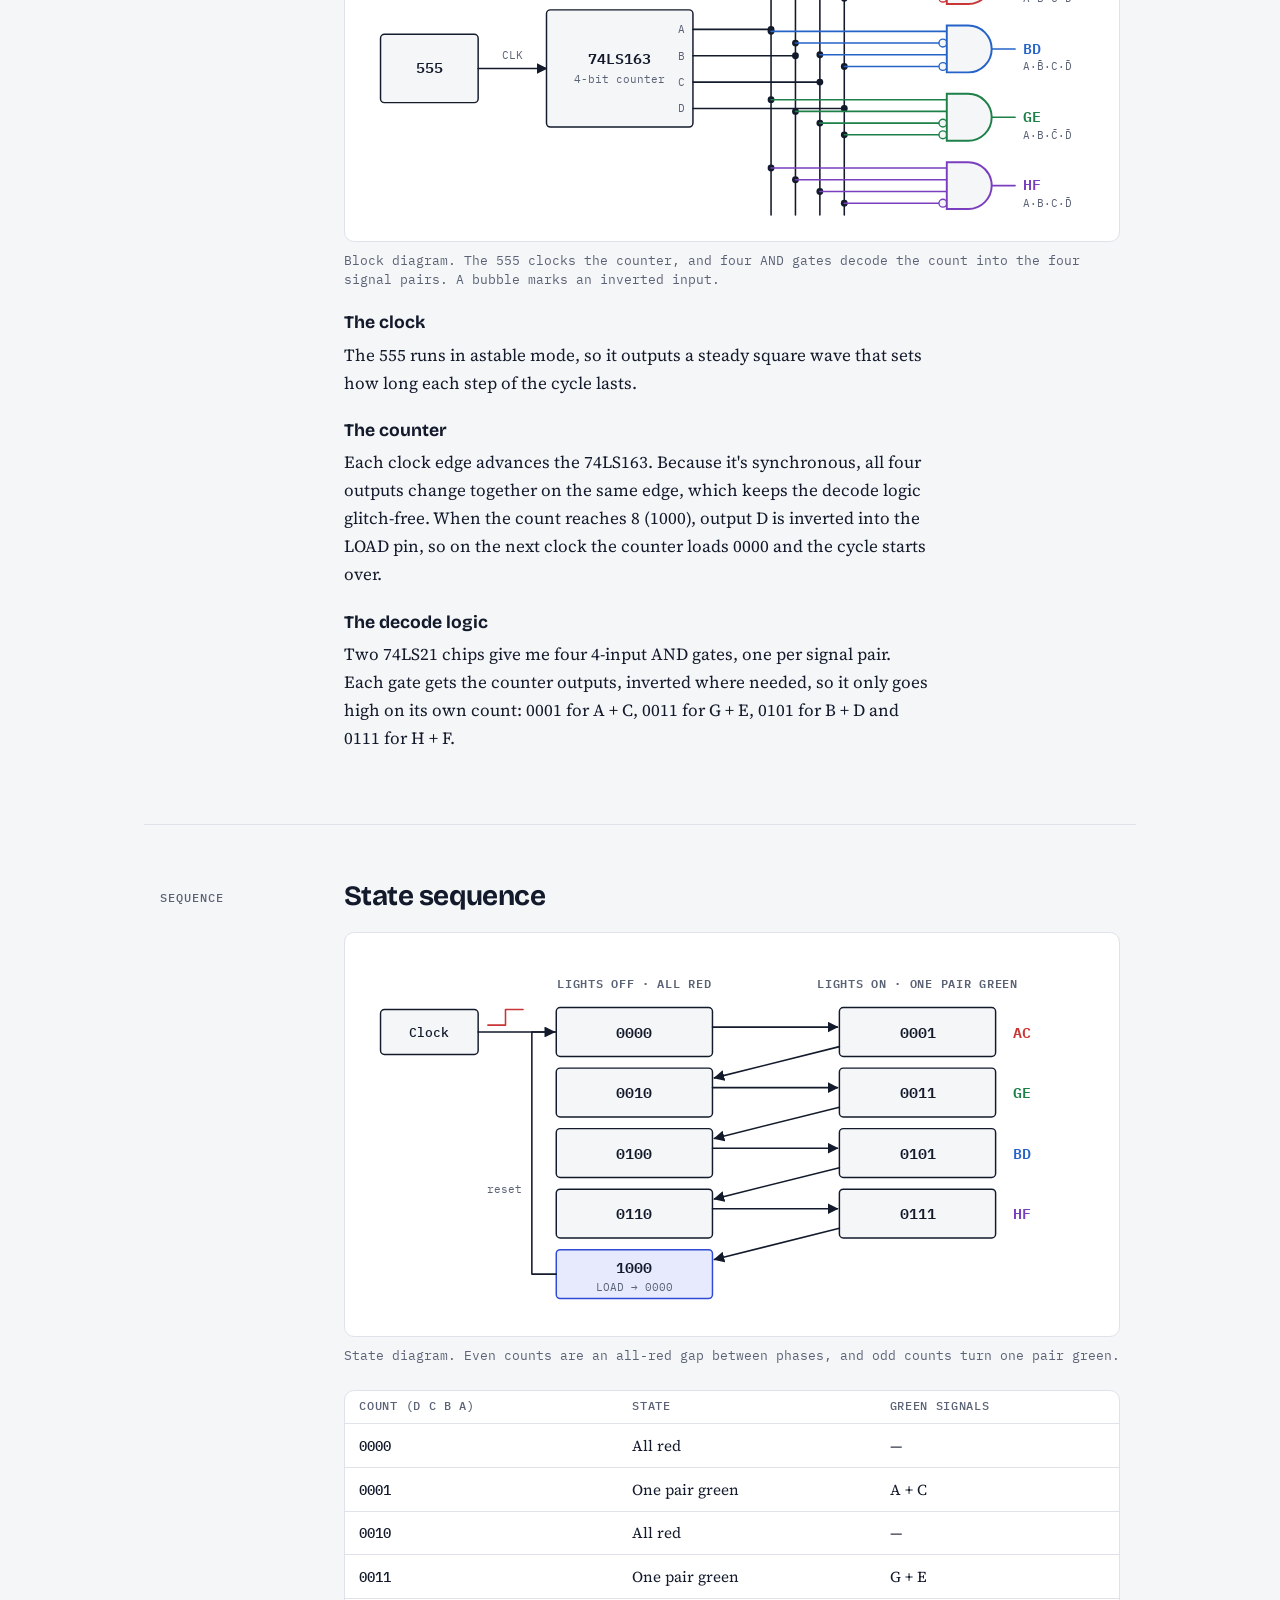
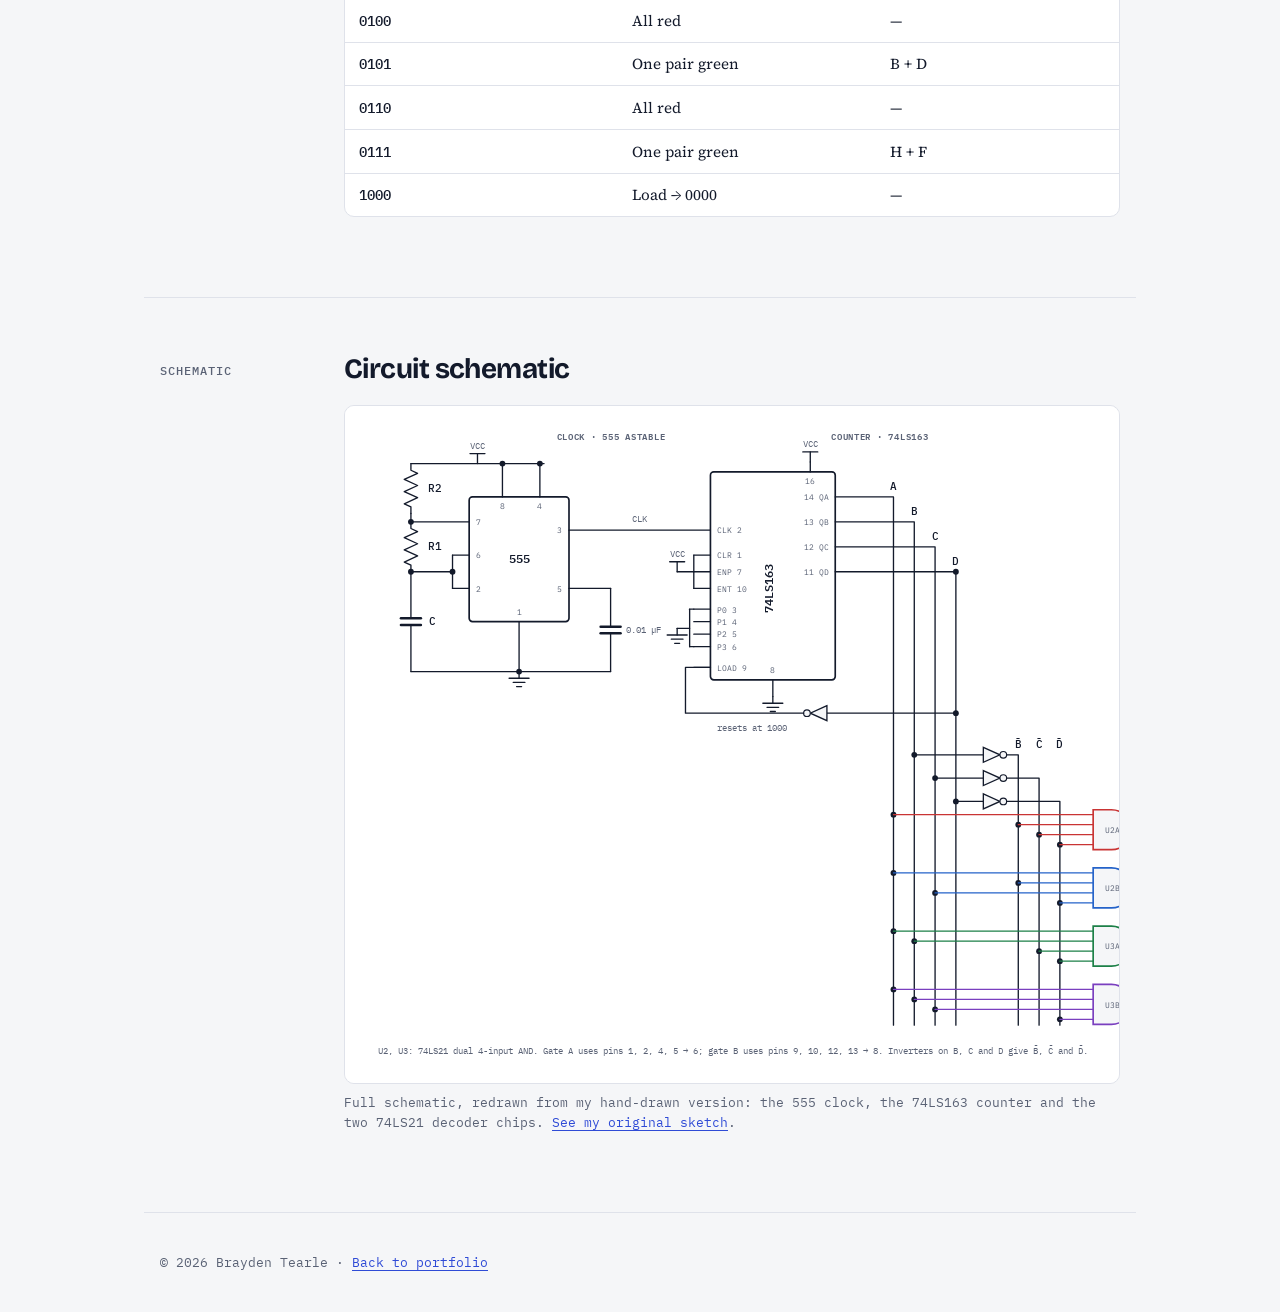
<file: projects/traffic-light.html>
<!doctype html>
<html lang="en">
<head>
<meta charset="utf-8">
<meta name="viewport" content="width=device-width, initial-scale=1, viewport-fit=cover">
<!--BODY-START-->
<title>Traffic Light Sequencer · Brayden Tearle</title>
<meta name="claude:viewport-fit-sides" content="cover">
<meta name="description" content="A four-way traffic light controller built from a 555 timer, a 74LS163 counter and 74LS21 AND-gate decoding.">
<link rel="icon" type="image/svg+xml" href="../assets/favicon.svg">
<meta name="theme-color" content="#2f4bd6">
<meta property="og:type" content="website">
<meta property="og:title" content="Traffic Light Sequencer · Brayden Tearle">
<meta property="og:description" content="A four-way traffic light controller built from a 555 timer, a 74LS163 counter and 74LS21 AND-gate decoding.">
<link rel="preconnect" href="https://fonts.googleapis.com">
<link rel="preconnect" href="https://fonts.gstatic.com" crossorigin>
<link rel="stylesheet" href="https://fonts.googleapis.com/css2?family=Bricolage+Grotesque:opsz,wght@12..96,400;12..96,600;12..96,800&family=Source+Serif+4:ital,opsz,wght@0,8..60,400;0,8..60,600;1,8..60,400&family=IBM+Plex+Mono:wght@400;500&display=swap">
<link rel="stylesheet" href="../assets/site.css">

<header class="top">
  <div class="wrap">
    <a class="brand" href="../index.html">Brayden Tearle</a>
    <nav aria-label="Sections"><ul>
      <li><a href="../index.html#research">Research</a></li>
      <li><a href="../index.html#projects">Projects</a></li>
      <li><a href="../index.html#contact">Contact</a></li>
    </ul></nav>
    <button class="theme-btn" id="theme-btn" type="button" aria-label="Toggle color theme">Theme</button>
  </div>
</header>

<main id="top">
  <section class="proj-hero">
    <div class="wrap">
      <a class="back" href="../index.html#projects">← Back to portfolio</a>
      <span class="label">Digital logic project</span>
      <h1>Traffic Light Sequencer</h1>
      <p class="lede">A traffic-light controller built entirely from discrete logic: a 555 timer for the clock, a 74LS163 4-bit synchronous counter for state, and AND-gate decoding to cycle the red and green signals of a four-way intersection.</p>
      <div class="chips"><span class="chip">555 Timer</span><span class="chip">74LS163</span><span class="chip">74LS21</span><span class="chip">Sequential circuits</span></div>
    </div>
  </section>

  <section class="block" id="intersection">
    <div class="wrap">
      <div class="rail label">Intersection</div>
      <div class="prose">
        <h2>The intersection</h2>
        <p>The controller runs a four-way intersection with eight signals, A through H. Signals that can safely move together are paired, so the cycle has four phases: A + C, G + E, B + D and H + F. Each signal is either red or green. When its phase is active it turns green, and the rest of the time it stays red.</p>
        <figure><div class="diagram square"><svg class="v2" viewBox="0 0 816 862" role="img" aria-label="Map of the four-way intersection with signals A through H and the paths each signal controls."><defs><marker id="ais1" viewBox="0 0 10 10" refX="7" refY="5" markerUnits="userSpaceOnUse" markerWidth="34" markerHeight="34" orient="auto-start-reverse"><path class="ahc s1" d="M0 0L10 5L0 10z"/></marker><marker id="ais2" viewBox="0 0 10 10" refX="7" refY="5" markerUnits="userSpaceOnUse" markerWidth="34" markerHeight="34" orient="auto-start-reverse"><path class="ahc s2" d="M0 0L10 5L0 10z"/></marker></defs><rect class="road" x="0" y="0" width="816" height="862"/><rect class="blk" x="0" y="0" width="200" height="220" rx="6"/><rect class="blk" x="632" y="0" width="184" height="225" rx="6"/><rect class="blk" x="0" y="640" width="195" height="222" rx="6"/><rect class="blk" x="628" y="645" width="188" height="217" rx="6"/><path class="median" d="M415 0 L415 225"/><path class="median" d="M0 430 L200 430"/><path class="median" d="M628 425 L816 425"/><path class="median" d="M410 640 L410 862"/><path class="path s2" d="M258 200 L258 600" marker-end="url(#ais2)"/><path class="path s2" d="M558 620 L558 245" marker-end="url(#ais2)"/><path class="path s1" d="M470 615 L470 520 C 470 430, 400 375, 310 375 L 232 375" marker-end="url(#ais1)"/><path class="path s1" d="M355 235 L355 330 C 355 420, 425 472, 515 472 L 593 472" marker-end="url(#ais1)"/><text class="big2 lbl s1" x="300" y="180" text-anchor="middle" >A</text><text class="big2 lbl s2" x="550" y="185" text-anchor="middle" >E</text><text class="big2 lbl s2" x="140" y="340" text-anchor="middle" >H</text><text class="big2 lbl s1" x="690" y="335" text-anchor="middle" >B</text><text class="big2 lbl s1" x="150" y="570" text-anchor="middle" >D</text><text class="big2 lbl s2" x="700" y="540" text-anchor="middle" >F</text><text class="big2 lbl s2" x="258" y="705" text-anchor="middle" >G</text><text class="big2 lbl s1" x="520" y="745" text-anchor="middle" >C</text></svg></div><figcaption>Intersection map, redrawn from my sketch. Blue paths go straight through; red paths are the left-turn lanes, C → H and A → F.</figcaption></figure>
      </div>
    </div>
  </section>

  <section class="block" id="overview">
    <div class="wrap">
      <div class="rail label">Overview</div>
      <div class="prose">
        <h2>How it works</h2>
        <figure><div class="diagram"><svg class="v2" viewBox="0 0 760 310" role="img" aria-label="Block diagram: a 555 timer clocks a 74LS163 counter. Its outputs A to D feed four 4-input AND gates, with some inputs inverted, producing the AC, BD, GE and HF signal pairs."><defs><marker id="ab" viewBox="0 0 10 10" refX="9" refY="5" markerWidth="7" markerHeight="7" orient="auto-start-reverse"><path class="ah" d="M0 0L10 5L0 10z"/></marker></defs><rect class="box" x="20" y="115" width="100" height="70" rx="4"/><text class="t big" x="70" y="155" text-anchor="middle" >555</text><path class="w" d="M120 150 L190 150" marker-end="url(#ab)"/><text class="ts" x="155" y="140" text-anchor="middle" >CLK</text><rect class="box" x="190" y="90" width="150" height="120" rx="4"/><text class="t big" x="265" y="145" text-anchor="middle" >74LS163</text><text class="ts" x="265" y="165" text-anchor="middle" >4-bit counter</text><text class="ts" x="332" y="114" text-anchor="end" >A</text><path class="w" d="M340 110 L420 110"/><circle class="dot" cx="420" cy="110" r="3.5"/><path class="w" d="M420 30 L420 300"/><text class="t" x="420" y="22" text-anchor="middle" >A</text><text class="ts" x="332" y="141" text-anchor="end" >B</text><path class="w" d="M340 137 L445 137"/><circle class="dot" cx="445" cy="137" r="3.5"/><path class="w" d="M445 30 L445 300"/><text class="t" x="445" y="22" text-anchor="middle" >B</text><text class="ts" x="332" y="168" text-anchor="end" >C</text><path class="w" d="M340 164 L470 164"/><circle class="dot" cx="470" cy="164" r="3.5"/><path class="w" d="M470 30 L470 300"/><text class="t" x="470" y="22" text-anchor="middle" >C</text><text class="ts" x="332" y="195" text-anchor="end" >D</text><path class="w" d="M340 191 L495 191"/><circle class="dot" cx="495" cy="191" r="3.5"/><path class="w" d="M495 30 L495 300"/><text class="t" x="495" y="22" text-anchor="middle" >D</text><circle class="dot" cx="420" cy="42" r="3.5"/><path class="w s1" d="M420 42 L600 42"/><circle class="dot" cx="445" cy="54" r="3.5"/><path class="w s1" d="M445 54 L592 54"/><circle class="bub s1" cx="596" cy="54" r="4"/><circle class="dot" cx="470" cy="66" r="3.5"/><path class="w s1" d="M470 66 L592 66"/><circle class="bub s1" cx="596" cy="66" r="4"/><circle class="dot" cx="495" cy="78" r="3.5"/><path class="w s1" d="M495 78 L592 78"/><circle class="bub s1" cx="596" cy="78" r="4"/><path class="gate s1" d="M600 36 h22 a24 24 0 0 1 0 48 h-22 z"/><path class="w s1" d="M646 60 L670 60"/><text class="t big lbl s1" x="678" y="65" text-anchor="start" >AC</text><text class="ts" x="678" y="82" text-anchor="start" >A·B̄·C̄·D̄</text><circle class="dot" cx="420" cy="112" r="3.5"/><path class="w s2" d="M420 112 L600 112"/><circle class="dot" cx="445" cy="124" r="3.5"/><path class="w s2" d="M445 124 L592 124"/><circle class="bub s2" cx="596" cy="124" r="4"/><circle class="dot" cx="470" cy="136" r="3.5"/><path class="w s2" d="M470 136 L600 136"/><circle class="dot" cx="495" cy="148" r="3.5"/><path class="w s2" d="M495 148 L592 148"/><circle class="bub s2" cx="596" cy="148" r="4"/><path class="gate s2" d="M600 106 h22 a24 24 0 0 1 0 48 h-22 z"/><path class="w s2" d="M646 130 L670 130"/><text class="t big lbl s2" x="678" y="135" text-anchor="start" >BD</text><text class="ts" x="678" y="152" text-anchor="start" >A·B̄·C·D̄</text><circle class="dot" cx="420" cy="182" r="3.5"/><path class="w s3" d="M420 182 L600 182"/><circle class="dot" cx="445" cy="194" r="3.5"/><path class="w s3" d="M445 194 L600 194"/><circle class="dot" cx="470" cy="206" r="3.5"/><path class="w s3" d="M470 206 L592 206"/><circle class="bub s3" cx="596" cy="206" r="4"/><circle class="dot" cx="495" cy="218" r="3.5"/><path class="w s3" d="M495 218 L592 218"/><circle class="bub s3" cx="596" cy="218" r="4"/><path class="gate s3" d="M600 176 h22 a24 24 0 0 1 0 48 h-22 z"/><path class="w s3" d="M646 200 L670 200"/><text class="t big lbl s3" x="678" y="205" text-anchor="start" >GE</text><text class="ts" x="678" y="222" text-anchor="start" >A·B·C̄·D̄</text><circle class="dot" cx="420" cy="252" r="3.5"/><path class="w s4" d="M420 252 L600 252"/><circle class="dot" cx="445" cy="264" r="3.5"/><path class="w s4" d="M445 264 L600 264"/><circle class="dot" cx="470" cy="276" r="3.5"/><path class="w s4" d="M470 276 L600 276"/><circle class="dot" cx="495" cy="288" r="3.5"/><path class="w s4" d="M495 288 L592 288"/><circle class="bub s4" cx="596" cy="288" r="4"/><path class="gate s4" d="M600 246 h22 a24 24 0 0 1 0 48 h-22 z"/><path class="w s4" d="M646 270 L670 270"/><text class="t big lbl s4" x="678" y="275" text-anchor="start" >HF</text><text class="ts" x="678" y="292" text-anchor="start" >A·B·C·D̄</text></svg></div><figcaption>Block diagram. The 555 clocks the counter, and four AND gates decode the count into the four signal pairs. A bubble marks an inverted input.</figcaption></figure>
        <h3>The clock</h3>
        <p>The 555 runs in astable mode, so it outputs a steady square wave that sets how long each step of the cycle lasts.</p>
        <h3>The counter</h3>
        <p>Each clock edge advances the 74LS163. Because it's synchronous, all four outputs change together on the same edge, which keeps the decode logic glitch-free. When the count reaches 8 (1000), output D is inverted into the LOAD pin, so on the next clock the counter loads 0000 and the cycle starts over.</p>
        <h3>The decode logic</h3>
        <p>Two 74LS21 chips give me four 4-input AND gates, one per signal pair. Each gate gets the counter outputs, inverted where needed, so it only goes high on its own count: 0001 for A + C, 0011 for G + E, 0101 for B + D and 0111 for H + F.</p>
      </div>
    </div>
  </section>

  <section class="block" id="sequence">
    <div class="wrap">
      <div class="rail label">Sequence</div>
      <div class="prose">
        <h2>State sequence</h2>
        <figure><div class="diagram"><svg class="v2" viewBox="0 0 760 380" role="img" aria-label="State diagram: the counter steps 0000 (all red), 0001 (AC green), 0010 (all red), 0011 (GE green), 0100 (all red), 0101 (BD green), 0110 (all red), 0111 (HF green), then 1000 loads 0000 and the cycle repeats."><defs><marker id="as" viewBox="0 0 10 10" refX="9" refY="5" markerWidth="7" markerHeight="7" orient="auto-start-reverse"><path class="ah" d="M0 0L10 5L0 10z"/></marker></defs><rect class="box" x="20" y="62" width="100" height="46" rx="4"/><text class="t" x="70" y="90" text-anchor="middle" >Clock</text><path class="w s1" d="M130 78 L148 78 L148 62 L166 62"/><path class="w" d="M120 85 L200 85"/><text class="t hd" x="280" y="40" text-anchor="middle" >Lights off · all red</text><text class="t hd" x="570" y="40" text-anchor="middle" >Lights on · one pair green</text><rect class="box" x="200" y="60" width="160" height="50" rx="4"/><text class="t big" x="280" y="91" text-anchor="middle" >0000</text><rect class="box" x="200" y="122" width="160" height="50" rx="4"/><text class="t big" x="280" y="153" text-anchor="middle" >0010</text><rect class="box" x="200" y="184" width="160" height="50" rx="4"/><text class="t big" x="280" y="215" text-anchor="middle" >0100</text><rect class="box" x="200" y="246" width="160" height="50" rx="4"/><text class="t big" x="280" y="277" text-anchor="middle" >0110</text><rect class="box hl" x="200" y="308" width="160" height="50" rx="4"/><text class="t big" x="280" y="332" text-anchor="middle" >1000</text><text class="ts" x="280" y="350" text-anchor="middle" >LOAD → 0000</text><rect class="box" x="490" y="60" width="160" height="50" rx="4"/><text class="t big" x="570" y="91" text-anchor="middle" >0001</text><text class="t big lbl s1" x="668" y="91" text-anchor="start" >AC</text><path class="w" d="M360 80 L488 80" marker-end="url(#as)"/><path class="w" d="M490 100 L362 132" marker-end="url(#as)"/><rect class="box" x="490" y="122" width="160" height="50" rx="4"/><text class="t big" x="570" y="153" text-anchor="middle" >0011</text><text class="t big lbl s3" x="668" y="153" text-anchor="start" >GE</text><path class="w" d="M360 142 L488 142" marker-end="url(#as)"/><path class="w" d="M490 162 L362 194" marker-end="url(#as)"/><rect class="box" x="490" y="184" width="160" height="50" rx="4"/><text class="t big" x="570" y="215" text-anchor="middle" >0101</text><text class="t big lbl s2" x="668" y="215" text-anchor="start" >BD</text><path class="w" d="M360 204 L488 204" marker-end="url(#as)"/><path class="w" d="M490 224 L362 256" marker-end="url(#as)"/><rect class="box" x="490" y="246" width="160" height="50" rx="4"/><text class="t big" x="570" y="277" text-anchor="middle" >0111</text><text class="t big lbl s4" x="668" y="277" text-anchor="start" >HF</text><path class="w" d="M360 266 L488 266" marker-end="url(#as)"/><path class="w" d="M490 286 L362 318" marker-end="url(#as)"/><path class="w" d="M200 333 L175 333 L175 85 L198 85" marker-end="url(#as)"/><text class="ts" x="165" y="250" text-anchor="end" >reset</text></svg></div><figcaption>State diagram. Even counts are an all-red gap between phases, and odd counts turn one pair green.</figcaption></figure>
        <div class="tbl"><table><thead><tr><th>Count (D C B A)</th><th>State</th><th>Green signals</th></tr></thead><tbody><tr><td class="num">0000</td><td>All red</td><td>—</td></tr><tr><td class="num">0001</td><td>One pair green</td><td>A + C</td></tr><tr><td class="num">0010</td><td>All red</td><td>—</td></tr><tr><td class="num">0011</td><td>One pair green</td><td>G + E</td></tr><tr><td class="num">0100</td><td>All red</td><td>—</td></tr><tr><td class="num">0101</td><td>One pair green</td><td>B + D</td></tr><tr><td class="num">0110</td><td>All red</td><td>—</td></tr><tr><td class="num">0111</td><td>One pair green</td><td>H + F</td></tr><tr><td class="num">1000</td><td>Load → 0000</td><td>—</td></tr></tbody></table></div>
      </div>
    </div>
  </section>

  <section class="block" id="schematic">
    <div class="wrap">
      <div class="rail label">Schematic</div>
      <div class="prose">
        <h2>Circuit schematic</h2>
        <figure><div class="diagram wide"><svg class="v2" viewBox="0 0 1000 775" role="img" aria-label="Schematic: a 555 astable timer with R1, R2 and C clocks a 74LS163 counter. CLR, ENP and ENT are tied high and the parallel inputs to ground. QD is inverted into LOAD so the count resets after 1000. Outputs A to D and inverted B, C and D feed two 74LS21 dual 4-input AND gate chips that drive the AC, BD, GE and HF signal pairs."><defs><marker id="ac" viewBox="0 0 10 10" refX="9" refY="5" markerWidth="7" markerHeight="7" orient="auto-start-reverse"><path class="ah" d="M0 0L10 5L0 10z"/></marker></defs><text class="ts hd2" x="235" y="22" text-anchor="start" >Clock · 555 astable</text><path class="w" d="M60 50 L220 50"/><path class="w" d="M140 50 L140 38"/><path class="w" d="M131 38 L149 38"/><text class="ts" x="140" y="32" text-anchor="middle" >VCC</text><path class="w" d="M60 50 L60 58 L68 61.666666666666664 L52 69.0 L68 76.33333333333333 L52 83.66666666666666 L68 91.0 L52 98.33333333333333 L60 102 L60 110"/><text class="t" x="80" y="84" text-anchor="start" >R2</text><path class="w" d="M60 110 L60 120 L130 120"/><circle class="dot" cx="60" cy="120" r="3.5"/><path class="w" d="M60 120 L60 128 L68 131.66666666666666 L52 139.0 L68 146.33333333333334 L52 153.66666666666666 L68 161.0 L52 168.33333333333331 L60 172 L60 180"/><text class="t" x="80" y="154" text-anchor="start" >R1</text><path class="w" d="M60 180 L110 180"/><circle class="dot" cx="60" cy="180" r="3.5"/><path class="w" d="M110 160 L110 200"/><circle class="dot" cx="110" cy="180" r="3.5"/><path class="w" d="M110 160 L130 160"/><path class="w" d="M110 200 L130 200"/><path class="w" d="M60 180 L60 236.0"/><path class="w thick" d="M48 236.0 L72 236.0"/><path class="w thick" d="M48 244.0 L72 244.0"/><path class="w" d="M60 244.0 L60 300"/><text class="t" x="82" y="244" text-anchor="start" >C</text><rect class="chip" x="130" y="90" width="120" height="150" rx="4"/><text class="t big" x="190" y="170" text-anchor="middle" >555</text><text class="pin" x="138" y="124" text-anchor="start" >7</text><text class="pin" x="138" y="164" text-anchor="start" >6</text><text class="pin" x="138" y="204" text-anchor="start" >2</text><path class="w" d="M170 50 L170 90"/><circle class="dot" cx="170" cy="50" r="3.5"/><text class="pin" x="170" y="104" text-anchor="middle" >8</text><path class="w" d="M215 50 L215 90"/><circle class="dot" cx="215" cy="50" r="3.5"/><text class="pin" x="215" y="104" text-anchor="middle" >4</text><text class="pin" x="242" y="134" text-anchor="end" >3</text><text class="pin" x="242" y="204" text-anchor="end" >5</text><text class="pin" x="190" y="232" text-anchor="middle" >1</text><path class="w" d="M190 240 L190 300"/><path class="w" d="M250 200 L300 200"/><path class="w" d="M300 200 L300 246.0"/><path class="w thick" d="M288 246.0 L312 246.0"/><path class="w thick" d="M288 254.0 L312 254.0"/><path class="w" d="M300 254.0 L300 300"/><text class="ts" x="318" y="254" text-anchor="start" >0.01 µF</text><path class="w" d="M60 300 L300 300"/><circle class="dot" cx="190" cy="300" r="3.5"/><path class="w" d="M190 300 L190 308"/><path class="w" d="M178 308 L202 308"/><path class="w" d="M183 313 L197 313"/><path class="w" d="M187 318 L193 318"/><path class="w" d="M250 130 L420 130"/><text class="ts" x="335" y="120" text-anchor="middle" >CLK</text><text class="ts hd2" x="565" y="22" text-anchor="start" >Counter · 74LS163</text><rect class="chip" x="420" y="60" width="150" height="250" rx="4"/><text class="t big" x="495" y="200" text-anchor="middle" transform="rotate(-90 495 200)">74LS163</text><path class="w" d="M540 60 L540 48"/><path class="w" d="M540 48 L540 36"/><path class="w" d="M531 36 L549 36"/><text class="ts" x="540" y="30" text-anchor="middle" >VCC</text><text class="pin" x="540" y="74" text-anchor="middle" >16</text><path class="w" d="M495 310 L495 330"/><path class="w" d="M495 330 L495 338"/><path class="w" d="M483 338 L507 338"/><path class="w" d="M488 343 L502 343"/><path class="w" d="M492 348 L498 348"/><text class="pin" x="495" y="302" text-anchor="middle" >8</text><text class="pin" x="428" y="134" text-anchor="start" >CLK 2</text><path class="w" d="M400 160 L420 160"/><text class="pin" x="428" y="164" text-anchor="start" >CLR 1</text><path class="w" d="M400 180 L420 180"/><text class="pin" x="428" y="184" text-anchor="start" >ENP 7</text><path class="w" d="M400 200 L420 200"/><text class="pin" x="428" y="204" text-anchor="start" >ENT 10</text><path class="w" d="M400 225 L420 225"/><text class="pin" x="428" y="229" text-anchor="start" >P0 3</text><path class="w" d="M400 240 L420 240"/><text class="pin" x="428" y="244" text-anchor="start" >P1 4</text><path class="w" d="M400 255 L420 255"/><text class="pin" x="428" y="259" text-anchor="start" >P2 5</text><path class="w" d="M400 270 L420 270"/><text class="pin" x="428" y="274" text-anchor="start" >P3 6</text><path class="w" d="M400 295 L420 295"/><text class="pin" x="428" y="299" text-anchor="start" >LOAD 9</text><path class="w" d="M400 160 L400 200"/><path class="w" d="M380 180 L400 180"/><path class="w" d="M380 180 L380 168"/><path class="w" d="M371 168 L389 168"/><text class="ts" x="380" y="162" text-anchor="middle" >VCC</text><path class="w" d="M395 225 L395 270"/><path class="w" d="M395 225 L400 225"/><path class="w" d="M395 270 L400 270"/><path class="w" d="M395 248 L380 248"/><path class="w" d="M380 248 L380 256"/><path class="w" d="M368 256 L392 256"/><path class="w" d="M373 261 L387 261"/><path class="w" d="M377 266 L383 266"/><text class="pin" x="562" y="94" text-anchor="end" >14 QA</text><path class="w" d="M570 90 L640 90 L640 725"/><text class="t s0" x="640" y="82" text-anchor="middle" >A</text><text class="pin" x="562" y="124" text-anchor="end" >13 QB</text><path class="w" d="M570 120 L665 120 L665 725"/><text class="t s0" x="665" y="112" text-anchor="middle" >B</text><text class="pin" x="562" y="154" text-anchor="end" >12 QC</text><path class="w" d="M570 150 L690 150 L690 725"/><text class="t s0" x="690" y="142" text-anchor="middle" >C</text><text class="pin" x="562" y="184" text-anchor="end" >11 QD</text><path class="w" d="M570 180 L715 180 L715 725"/><text class="t s0" x="715" y="172" text-anchor="middle" >D</text><circle class="dot" cx="715" cy="180" r="3.5"/><path class="w" d="M715 350 L560 350"/><circle class="dot" cx="715" cy="350" r="3.5"/><path class="gate" d="M560 341 L540 350 L560 359 z"/><circle class="bub" cx="536" cy="350" r="4"/><path class="w" d="M532 350 L390 350 L390 295 L420 295"/><text class="ts" x="470" y="372" text-anchor="middle" >resets at 1000</text><circle class="dot" cx="665" cy="400" r="3.5"/><path class="w" d="M665 400 L748 400"/><path class="gate" d="M748 391 L768 400 L748 409 z"/><circle class="bub" cx="772" cy="400" r="4"/><path class="w" d="M776 400 L790 400 L790 725"/><text class="" x="790" y="392" text-anchor="middle" ></text><circle class="dot" cx="690" cy="428" r="3.5"/><path class="w" d="M690 428 L748 428"/><path class="gate" d="M748 419 L768 428 L748 437 z"/><circle class="bub" cx="772" cy="428" r="4"/><path class="w" d="M776 428 L815 428 L815 725"/><text class="" x="815" y="392" text-anchor="middle" ></text><circle class="dot" cx="715" cy="456" r="3.5"/><path class="w" d="M715 456 L748 456"/><path class="gate" d="M748 447 L768 456 L748 465 z"/><circle class="bub" cx="772" cy="456" r="4"/><path class="w" d="M776 456 L840 456 L840 725"/><text class="" x="840" y="392" text-anchor="middle" ></text><text class="t s0" x="790" y="392" text-anchor="middle" >B̄</text><text class="t s0" x="815" y="392" text-anchor="middle" >C̄</text><text class="t s0" x="840" y="392" text-anchor="middle" >D̄</text><text class="ts" x="770" y="385" text-anchor="middle" ></text><text class="ts" x="20" y="760" text-anchor="start" >U2, U3: 74LS21 dual 4-input AND. Gate A uses pins 1, 2, 4, 5 → 6; gate B uses pins 9, 10, 12, 13 → 8. Inverters on B, C and D give B̄, C̄ and D̄.</text><circle class="dot" cx="640" cy="472" r="3.5"/><path class="w s1" d="M640 472 L880 472"/><circle class="dot" cx="790" cy="484" r="3.5"/><path class="w s1" d="M790 484 L880 484"/><circle class="dot" cx="815" cy="496" r="3.5"/><path class="w s1" d="M815 496 L880 496"/><circle class="dot" cx="840" cy="508" r="3.5"/><path class="w s1" d="M840 508 L880 508"/><path class="gate s1" d="M880 466 h22 a24 24 0 0 1 0 48 h-22 z"/><path class="w s1" d="M926 490 L942 490"/><text class="t big lbl s1" x="946" y="495" text-anchor="start" >AC</text><text class="pin" x="903" y="494" text-anchor="middle" >U2A</text><circle class="dot" cx="640" cy="542" r="3.5"/><path class="w s2" d="M640 542 L880 542"/><circle class="dot" cx="790" cy="554" r="3.5"/><path class="w s2" d="M790 554 L880 554"/><circle class="dot" cx="690" cy="566" r="3.5"/><path class="w s2" d="M690 566 L880 566"/><circle class="dot" cx="840" cy="578" r="3.5"/><path class="w s2" d="M840 578 L880 578"/><path class="gate s2" d="M880 536 h22 a24 24 0 0 1 0 48 h-22 z"/><path class="w s2" d="M926 560 L942 560"/><text class="t big lbl s2" x="946" y="565" text-anchor="start" >BD</text><text class="pin" x="903" y="564" text-anchor="middle" >U2B</text><circle class="dot" cx="640" cy="612" r="3.5"/><path class="w s3" d="M640 612 L880 612"/><circle class="dot" cx="665" cy="624" r="3.5"/><path class="w s3" d="M665 624 L880 624"/><circle class="dot" cx="815" cy="636" r="3.5"/><path class="w s3" d="M815 636 L880 636"/><circle class="dot" cx="840" cy="648" r="3.5"/><path class="w s3" d="M840 648 L880 648"/><path class="gate s3" d="M880 606 h22 a24 24 0 0 1 0 48 h-22 z"/><path class="w s3" d="M926 630 L942 630"/><text class="t big lbl s3" x="946" y="635" text-anchor="start" >GE</text><text class="pin" x="903" y="634" text-anchor="middle" >U3A</text><circle class="dot" cx="640" cy="682" r="3.5"/><path class="w s4" d="M640 682 L880 682"/><circle class="dot" cx="665" cy="694" r="3.5"/><path class="w s4" d="M665 694 L880 694"/><circle class="dot" cx="690" cy="706" r="3.5"/><path class="w s4" d="M690 706 L880 706"/><circle class="dot" cx="840" cy="718" r="3.5"/><path class="w s4" d="M840 718 L880 718"/><path class="gate s4" d="M880 676 h22 a24 24 0 0 1 0 48 h-22 z"/><path class="w s4" d="M926 700 L942 700"/><text class="t big lbl s4" x="946" y="705" text-anchor="start" >HF</text><text class="pin" x="903" y="704" text-anchor="middle" >U3B</text></svg></div><figcaption>Full schematic, redrawn from my hand-drawn version: the 555 clock, the 74LS163 counter and the two 74LS21 decoder chips. <a href="img/traffic-schematic.jpg">See my original sketch</a>.</figcaption></figure>
      </div>
    </div>
  </section>




</main>

<footer><div class="wrap">© 2026 Brayden Tearle · <a href="../index.html">Back to portfolio</a></div></footer>
<script src="../assets/site.js"></script>
<!--BODY-END-->
</body>
</html>
</file>
<file: assets/site.css>
/* Layout: a single reading column with a left "margin note" rail for dates and labels, like an annotated CV. */
:root{
  --bg:#f5f6f8; --surface:#ffffff; --ink:#131a2b; --muted:#5a6275; --line:#dfe2ea;
  --accent:#2f4bd6; --accent-soft:#e6eafc; --mark:#ffe58a;
  --ok:#1f7a4d; --warn:#9a6400; --code-bg:#fbfbfd;
  --display:"Bricolage Grotesque", "Segoe UI", system-ui, sans-serif;
  --body:"Source Serif 4", Georgia, "Times New Roman", serif;
  --mono:"IBM Plex Mono", ui-monospace, Menlo, Consolas, monospace;
  --step-0:1.0625rem; --step-1:1.3rem; --step-2:1.75rem; --step-3:clamp(2.4rem,6vw,4.25rem);
  --rail:9.5rem; --maxw:62rem;
}
@media (prefers-color-scheme: dark){:root:not([data-theme="light"]){
  --bg:#0f1320; --surface:#161b2c; --ink:#e7eaf3; --muted:#9aa2b8; --line:#272e45;
  --accent:#8fa3ff; --accent-soft:#1e2647; --mark:#5b4a10; --ok:#6fd3a0; --warn:#f0c062; --code-bg:#11162a; color-scheme:dark}}
:root[data-theme="dark"]{
  --bg:#0f1320; --surface:#161b2c; --ink:#e7eaf3; --muted:#9aa2b8; --line:#272e45;
  --accent:#8fa3ff; --accent-soft:#1e2647; --mark:#5b4a10; --ok:#6fd3a0; --warn:#f0c062; --code-bg:#11162a; color-scheme:dark}

*{box-sizing:border-box}
html{scroll-behavior:smooth}
@media (prefers-reduced-motion: reduce){html{scroll-behavior:auto}*{transition:none!important;animation:none!important}}
body{margin:0;background:var(--bg);color:var(--ink);font:400 var(--step-0)/1.65 var(--body);-webkit-font-smoothing:antialiased}
a{color:var(--accent);text-underline-offset:3px}
a:focus-visible,button:focus-visible{outline:2px solid var(--accent);outline-offset:3px;border-radius:4px}
.wrap{max-width:var(--maxw);margin:0 auto;padding-left:max(16px,env(safe-area-inset-left,0px));padding-right:max(16px,env(safe-area-inset-right,0px))}
h1,h2,h3{font-family:var(--display);line-height:1.1;text-wrap:balance;margin:0}
.label{font:500 .75rem/1.3 var(--mono);letter-spacing:.08em;text-transform:uppercase;color:var(--muted)}
.placeholder{background:var(--mark);padding:0 .2em;border-radius:2px}

/* Header */
body::before{content:"";position:fixed;inset:0 0 auto;height:env(safe-area-inset-top,0px);z-index:10;background:var(--bg)}
header.top{position:sticky;top:env(safe-area-inset-top,0px);z-index:5;background:color-mix(in srgb,var(--bg) 88%,transparent);backdrop-filter:blur(10px);border-bottom:1px solid var(--line)}
header.top .wrap{display:flex;align-items:center;justify-content:space-between;gap:1rem;padding-block:.75rem}
.brand{font:800 1.05rem/1 var(--display);color:var(--ink);text-decoration:none;letter-spacing:-.01em}
nav ul{display:flex;gap:1.25rem;list-style:none;margin:0;padding:0;font:500 .82rem/1 var(--mono)}
nav a{color:var(--muted);text-decoration:none}
nav a:hover{color:var(--ink)}
.theme-btn{background:none;border:1px solid var(--line);color:var(--ink);border-radius:999px;padding:.35rem .7rem;font:500 .75rem/1 var(--mono);cursor:pointer}
@media (max-width:760px){nav ul{display:none}}

/* Hero */
.hero .wrap{padding-block:4.5rem 3.5rem;display:grid;gap:1.5rem}
.hero h1{font-size:var(--step-3);font-weight:800;letter-spacing:-.03em}
.hero h1 em{font-style:normal;color:var(--accent)}
.hero .lede{font-size:var(--step-1);max-width:38rem;color:var(--ink);margin:0}
.status{display:inline-flex;align-items:center;gap:.5rem;font:500 .8rem/1 var(--mono);color:var(--muted)}
.status i{width:.55rem;height:.55rem;border-radius:50%;background:var(--ok);box-shadow:0 0 0 4px color-mix(in srgb,var(--ok) 20%,transparent)}
.ctas{display:flex;flex-wrap:wrap;gap:.75rem}
.btn{display:inline-flex;align-items:center;gap:.5rem;padding:.75rem 1.1rem;border-radius:8px;font:600 .95rem/1 var(--display);text-decoration:none;border:1px solid var(--line);color:var(--ink);background:var(--surface);transition:transform .15s,border-color .15s}
.btn:hover{transform:translateY(-1px);border-color:var(--accent)}
.btn.primary{background:var(--accent);border-color:var(--accent);color:var(--bg)}
.facts{display:flex;flex-wrap:wrap;gap:2rem;padding-top:1.25rem;border-top:1px solid var(--line);margin-top:.5rem}
.facts div{display:grid;gap:.2rem}
.facts b{font:800 var(--step-2)/1 var(--display);font-variant-numeric:tabular-nums}

/* Sections: rail + content */
section.block .wrap{display:grid;grid-template-columns:var(--rail) minmax(0,1fr);gap:2rem;padding-block:3.5rem;border-top:1px solid var(--line)}
section.block h2{font-size:var(--step-2);letter-spacing:-.02em;margin-bottom:1.25rem}
.rail{padding-top:.55rem}
@media (max-width:760px){section.block .wrap{grid-template-columns:minmax(0,1fr);gap:.5rem}.rail{padding-top:0}}
.prose p{max-width:65ch;margin:0 0 1rem}

/* Research entries */
.entries{display:grid;gap:1.75rem}
.entry{display:grid;grid-template-columns:var(--rail) minmax(0,1fr);gap:1.25rem;margin-left:calc(-1 * (var(--rail) + 2rem))}
.entry .when{font:500 .8rem/1.6 var(--mono);color:var(--muted);text-align:right;font-variant-numeric:tabular-nums}
@media (max-width:760px){.entry{grid-template-columns:minmax(0,1fr);margin-left:0;gap:.25rem}.entry .when{text-align:left}}
.entry h3{font-size:var(--step-1);font-weight:600;margin-bottom:.35rem}
.entry p{margin:.35rem 0;max-width:65ch}
.cite{font-size:.95rem;color:var(--muted)}
.cite b{color:var(--ink);font-weight:600}
.chips{display:flex;flex-wrap:wrap;gap:.4rem;margin-top:.6rem}
.chip{font:500 .72rem/1 var(--mono);padding:.35rem .55rem;border-radius:999px;background:var(--accent-soft);color:var(--accent)}
.chip.ok{background:color-mix(in srgb,var(--ok) 14%,transparent);color:var(--ok)}
.chip.warn{background:color-mix(in srgb,var(--warn) 16%,transparent);color:var(--warn)}
.links{display:flex;flex-wrap:wrap;gap:1rem;margin-top:.5rem;font:500 .82rem/1 var(--mono)}

/* Academics */
.acad{display:grid;grid-template-columns:repeat(auto-fit,minmax(14rem,1fr));gap:1rem}
.panel{background:var(--surface);border:1px solid var(--line);border-radius:10px;padding:1.25rem}
.panel h3{font-size:1.05rem;margin-bottom:.6rem}
.gpa{font:800 2.6rem/1 var(--display);font-variant-numeric:tabular-nums}
.gpa small{font:500 .9rem/1 var(--mono);color:var(--muted)}
.course{display:flex;justify-content:space-between;gap:1rem;padding:.4rem 0;border-bottom:1px dashed var(--line);font-size:.95rem}
.course:last-child{border-bottom:0}
.course span:last-child{font:500 .8rem/1.8 var(--mono);color:var(--muted);white-space:nowrap}

/* Awards list */
.awards{list-style:none;margin:0;padding:0;display:grid}
.awards li{display:grid;grid-template-columns:4rem minmax(0,1fr);gap:1rem;padding:.85rem 0;border-bottom:1px solid var(--line)}
.awards li:last-child{border-bottom:0}
.awards .yr{font:500 .85rem/1.7 var(--mono);color:var(--muted);font-variant-numeric:tabular-nums}
.awards b{font-family:var(--display);font-weight:600}
.awards span.d{display:block;color:var(--muted);font-size:.95rem}

/* Skills */
.skills{display:grid;gap:1rem}
.skills div{display:grid;grid-template-columns:8rem minmax(0,1fr);gap:1rem;align-items:baseline}
@media (max-width:520px){.skills div{grid-template-columns:minmax(0,1fr);gap:.25rem}}
.skills p{margin:0}

/* Contact */
.contact-row{display:flex;flex-wrap:wrap;gap:.75rem;align-items:center}
.addr{font:500 1rem/1 var(--mono);padding:.75rem 1rem;border:1px solid var(--line);border-radius:8px;background:var(--surface);user-select:all}
footer .wrap{padding-block:2.5rem;border-top:1px solid var(--line);color:var(--muted);font:400 .8rem/1.5 var(--mono)}

/* ---------- Project detail pages ---------- */
.learn{font:500 .82rem/1 var(--mono);display:inline-flex;gap:.35rem;align-items:center;margin-top:.6rem}
.back{font:500 .82rem/1 var(--mono);color:var(--muted);text-decoration:none}
.back:hover{color:var(--ink)}
.proj-hero .wrap{padding-block:3rem 2.5rem;display:grid;gap:1.1rem}
.proj-hero h1{font-size:clamp(2rem,5vw,3.25rem);font-weight:800;letter-spacing:-.03em}
.proj-hero .lede{font-size:var(--step-1);max-width:42rem;margin:0}
.meta{display:grid;grid-template-columns:repeat(auto-fit,minmax(10rem,1fr));gap:1rem;padding-top:1.1rem;border-top:1px solid var(--line)}
.meta div{display:grid;gap:.3rem;min-width:0}
.meta p{margin:0;font-size:.95rem}
.toc{display:flex;flex-wrap:wrap;gap:.5rem}
.toc a{font:500 .75rem/1 var(--mono);padding:.45rem .7rem;border:1px solid var(--line);border-radius:999px;text-decoration:none;color:var(--muted);background:var(--surface)}
.toc a:hover{color:var(--ink);border-color:var(--accent)}
.prose h3{font-size:1.1rem;margin:1.5rem 0 .5rem}
.prose ul{max-width:65ch;padding-left:1.2rem;margin:0 0 1rem}
.prose li{margin:.3rem 0}
.prose code{font:400 .88em var(--mono);background:var(--accent-soft);padding:.1em .35em;border-radius:4px}

/* figures + diagrams */
figure{margin:0 0 1.5rem}
figcaption{font:400 .8rem/1.5 var(--mono);color:var(--muted);margin-top:.6rem}
.diagram{background:var(--surface);border:1px solid var(--line);border-radius:10px;padding:1rem;overflow-x:auto}
.diagram svg{display:block;min-width:36rem;width:100%;height:auto}
.diagram .box{fill:var(--bg);stroke:var(--ink);stroke-width:1.5}
.diagram .box.hl{fill:var(--accent-soft);stroke:var(--accent)}
.diagram text{fill:var(--ink);font:500 13px var(--mono)}
.diagram text.sub{fill:var(--muted);font-size:11px}
.diagram .wire{stroke:var(--muted);stroke-width:1.5;fill:none}
.diagram .arrow{fill:var(--muted)}
.slot{display:grid;place-items:center;text-align:center;gap:.4rem;min-height:12rem;padding:1.5rem;border:2px dashed var(--line);border-radius:10px;color:var(--muted);font:400 .85rem/1.5 var(--mono);background:var(--surface)}
.slot b{color:var(--ink);font-family:var(--display);font-size:1rem}
.gallery{display:grid;grid-template-columns:repeat(auto-fit,minmax(15rem,1fr));gap:1rem}

/* code */
.code{border:1px solid var(--line);border-radius:10px;overflow:hidden;margin:0 0 1.5rem;background:var(--code-bg)}
.code-head{display:flex;justify-content:space-between;align-items:center;gap:1rem;padding:.55rem .9rem;border-bottom:1px solid var(--line);font:500 .75rem/1 var(--mono);color:var(--muted);background:var(--surface)}
.code pre{margin:0;padding:1rem 1.1rem;overflow-x:auto;font:400 .85rem/1.6 var(--mono);color:var(--ink);tab-size:4}
.code .tok-c{color:var(--muted);font-style:italic}
.code .tok-k{color:var(--accent)}
.code .tok-s{color:var(--ok)}
.code .tok-n{color:var(--warn)}
.code pre code{background:none;padding:0;font:inherit;border-radius:0}
.diagram.photo{padding:.5rem;background:var(--surface)}
.diagram.photo img{display:block;width:100%;height:auto;border-radius:6px}
.tbl{overflow-x:auto;border:1px solid var(--line);border-radius:10px;background:var(--surface);margin:0 0 1.5rem}
.tbl table{border-collapse:collapse;width:100%;font-size:.95rem}
.tbl th,.tbl td{text-align:left;padding:.55rem .9rem;border-bottom:1px solid var(--line)}
.tbl th{font:500 .72rem/1.3 var(--mono);letter-spacing:.06em;text-transform:uppercase;color:var(--muted)}
.tbl tr:last-child td{border-bottom:0}
.tbl td.num{font:500 .9rem var(--mono);font-variant-numeric:tabular-nums}

/* ---------- Clean vector diagrams ---------- */
:root{--sig1:#c93434;--sig2:#2563c9;--sig3:#1d8048;--sig4:#7a3fbf}
@media (prefers-color-scheme: dark){:root:not([data-theme="light"]){--sig1:#ff8080;--sig2:#7fb0ff;--sig3:#6fd3a0;--sig4:#c7a0ff}}
:root[data-theme="dark"]{--sig1:#ff8080;--sig2:#7fb0ff;--sig3:#6fd3a0;--sig4:#c7a0ff}
.v2{display:block;width:100%;height:auto}
.diagram .v2{min-width:40rem}
.diagram.wide .v2{min-width:52rem}
.diagram.square .v2{min-width:0;max-width:30rem;margin:0 auto}
.v2 .w{fill:none;stroke:var(--ink);stroke-width:1.6;stroke-linejoin:round;stroke-linecap:round}
.v2 .w.thick{stroke-width:3}
.v2 .dot{fill:var(--ink)}
.v2 .box{fill:var(--bg);stroke:var(--ink);stroke-width:1.5}
.v2 .box.hl{fill:var(--accent-soft);stroke:var(--accent)}
.v2 .chip{fill:var(--surface);stroke:var(--ink);stroke-width:2}
.v2 .gate{fill:var(--bg);stroke:var(--ink);stroke-width:1.6}
.v2 .bub{fill:var(--bg);stroke:var(--ink);stroke-width:1.4}
.v2 .ah{fill:var(--ink)}
.v2 text.t{fill:var(--ink);font:500 13px var(--mono)}
.v2 text.big{font:600 15px var(--mono)}
.v2 text.big2{font:700 54px var(--display)}
.v2 text.ts{fill:var(--muted);font:400 11px var(--mono)}
.v2 text.pin{fill:var(--muted);font:400 10px var(--mono)}
.v2 text.hd{font:600 12px var(--mono);letter-spacing:.06em;text-transform:uppercase;fill:var(--muted)}
.v2 text.hd2{font:600 11px var(--mono);letter-spacing:.08em;text-transform:uppercase}
.v2 .s1{stroke:var(--sig1)} .v2 .s2{stroke:var(--sig2)} .v2 .s3{stroke:var(--sig3)} .v2 .s4{stroke:var(--sig4)}
.v2 text.lbl.s1{fill:var(--sig1);stroke:none} .v2 text.lbl.s2{fill:var(--sig2);stroke:none} .v2 text.lbl.s3{fill:var(--sig3);stroke:none} .v2 text.lbl.s4{fill:var(--sig4);stroke:none}
.v2 .gate.s1,.v2 .gate.s2,.v2 .gate.s3,.v2 .gate.s4{stroke-width:2}
.v2 .road{fill:var(--surface)}
.v2 .blk{fill:var(--line)}
.v2 .median{stroke:var(--muted);stroke-width:3;stroke-dasharray:14 10;fill:none}
.v2 .path{fill:none;stroke-width:9;stroke-linecap:round}
.v2 .path.s1{stroke:var(--sig1)} .v2 .path.s2{stroke:var(--sig2)}
.v2 #ai .ah,.v2 marker .ah{fill:currentColor}
.v2 .ahc.s1{fill:var(--sig1);stroke:none} .v2 .ahc.s2{fill:var(--sig2);stroke:none}
</file>
